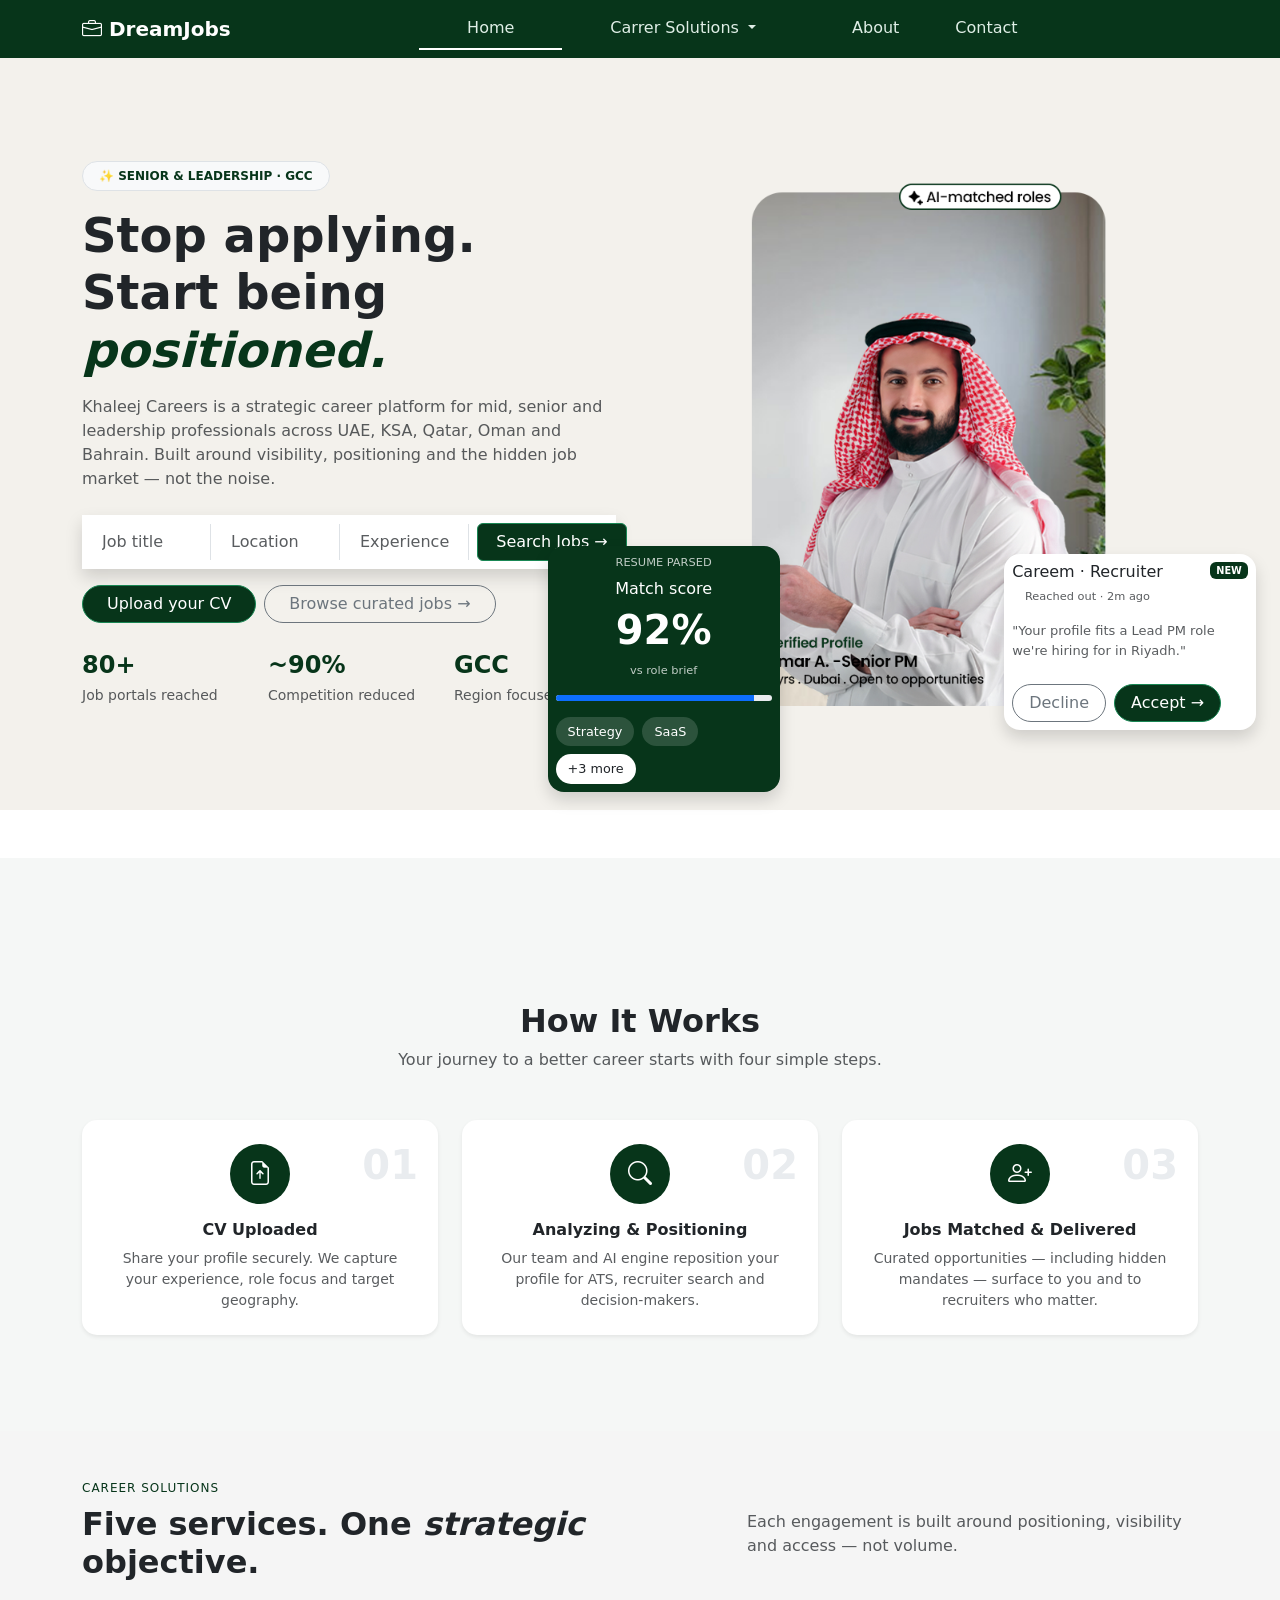
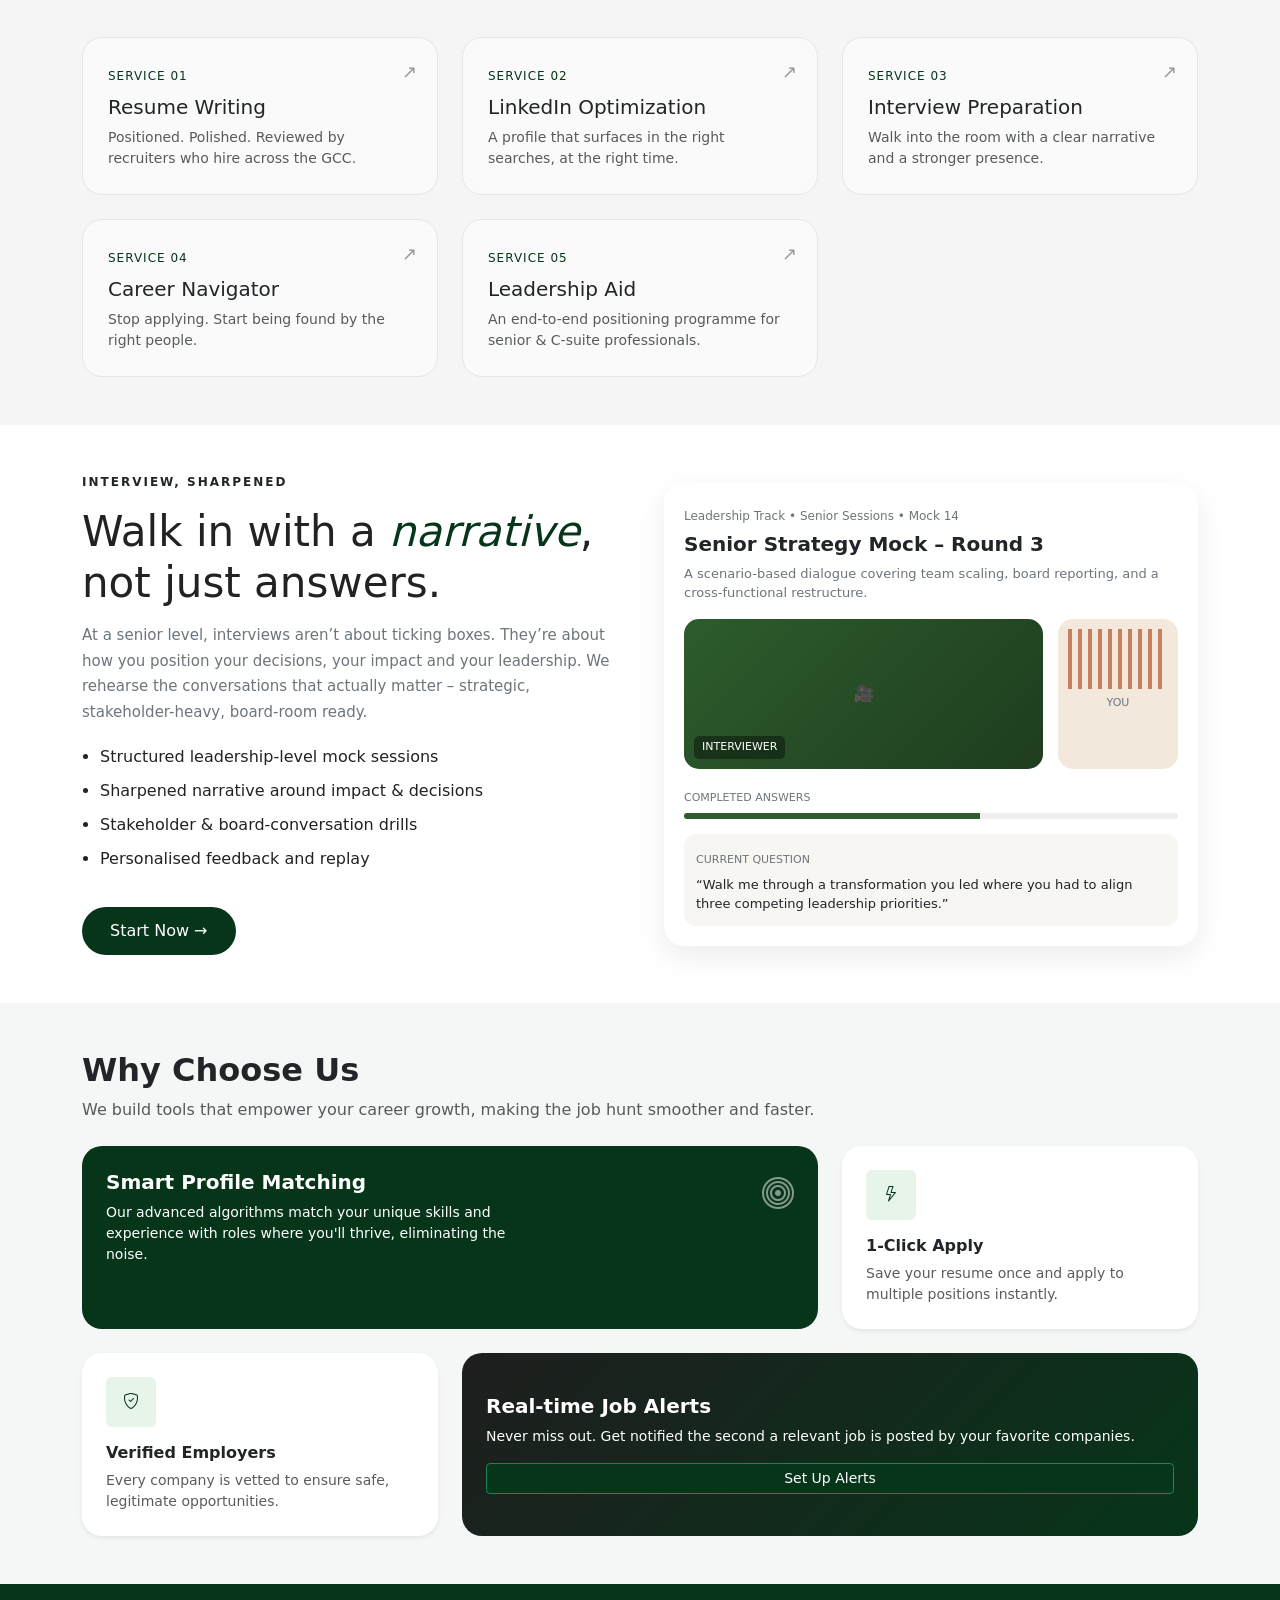
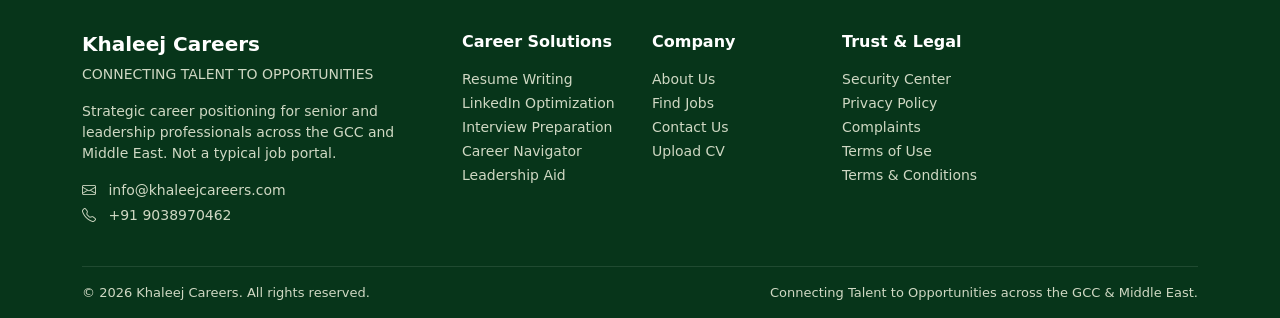
<file: index.html>
<!DOCTYPE html>
<html lang="en">

<head>
  <meta charset="UTF-8">
  <meta name="viewport" content="width=device-width, initial-scale=1.0">
  <title>DreamJobs</title>
  <link rel="stylesheet" href="./index.css">

  <!-- Bootstrap + Icons -->
  <link href="https://cdn.jsdelivr.net/npm/bootstrap@5.3.3/dist/css/bootstrap.min.css" rel="stylesheet">
  <link href="https://cdn.jsdelivr.net/npm/bootstrap-icons@1.11.3/font/bootstrap-icons.css" rel="stylesheet">
<script src="https://cdn.jsdelivr.net/npm/bootstrap@5.3.3/dist/js/bootstrap.bundle.min.js"></script>
<style>
  .text-success{
      color: #07351a !important;
    }   

  .bg-success{
    background-color: #07351a !important;
  }  
</style>
</head>

<body>

 
  <div id="navbar"></div>


  <!-- ===== HERO SECTION ===== -->
  <section class="hero-section py-5 m-0">
    <div class="container py-5">
      <div class="row align-items-center g-5">

        <!-- LEFT CONTENT -->
        <div class="col-lg-6">

          <span class="badge bg-light text-success border rounded-pill px-3 py-2 small">
            ✨ SENIOR & LEADERSHIP · GCC
          </span>

          <h1 class="fw-bold mt-3 display-5">
            Stop applying.<br>
            Start being <span class="text-success fst-italic">positioned.</span>
          </h1>

          <p class="text-muted mt-3">
            Khaleej Careers is a strategic career platform for mid, senior and leadership professionals across UAE, KSA,
            Qatar, Oman and Bahrain. Built around visibility, positioning and the hidden job market — not the noise.
          </p>

          <!-- SEARCH (FIXED INLINE) -->
          <div class="bg-white shadow d-flex align-items-center gap-2 p-2 mt-4 search-box">
            <div class="border-end">
            <input type="text" class="form-control border-0" placeholder="Job title">
            </div>
            <div class="border-end">
              <input type="text" class="form-control border-0" placeholder="Location">
            </div> 
            <div class="border-end">
              <input type="text" class="form-control border-0" placeholder="Experience">

            </div>
            <!-- <button class="btn btn-success px-1 btn-small">Search Jobs →</button> -->
            <div>
              <button style="width: 150px;" class="btn btn-success px-1">Search Jobs →</button>
            </div>
          </div>

          <!-- BUTTONS -->
          <div class="mt-3 d-flex flex-wrap gap-2">
            <button class="btn btn-success text-white rounded-pill px-4">Upload your CV</button>
            <button class="btn btn-outline-secondary rounded-pill px-4">
              Browse curated jobs →
            </button>
          </div>

          <!-- STATS -->
          <div class="row mt-4 text-center text-md-start">
            <div class="col-4">
              <div class="stat fs-4 text-success">80+</div>
              <small class="text-muted">Job portals reached</small>
            </div>
            <div class="col-4">
              <div class="stat fs-4 text-success">~90%</div>
              <small class="text-muted">Competition reduced</small>
            </div>
            <div class="col-4">
              <div class="stat fs-4 text-success">GCC</div>
              <small class="text-muted">Region focused</small>
            </div>
          </div>

        </div>

        <!-- RIGHT IMAGE -->
        <div class="col-lg-6 text-center position-relative">

          <div class="hero-img-card">

            <!-- Image -->
            <img src="./images/banner image png.png" class="img-fluid" alt="profile">



          </div>

                      <!-- Floating Card 1 -->
            <div class="floating-card card-1">
              <!-- <div class="fw-semibold">Match score</div>
              <div class="fs-5 fw-bold">92%</div>
              <small>via role brief</small> -->

              <div class="container">
                <div class="row g-4 justify-content-center">

                  <!-- Card 1 -->
                  <div class="col-12">
                    <div class="card card-green p-2 shadow border-0 rounded-4">
                      <small class="text-uppercase opacity-75">Resume Parsed</small>
                      <h6 class="mt-2">Match score</h6>

                      <h1 class="fw-bold text-white">92%</h1>
                      <small class="opacity-75">vs role brief</small>

                      <div class="progress my-3" style="height: 6px;">
                        <div class="progress-bar" style="width: 92%"></div>
                      </div>

                      <div class="d-flex flex-wrap gap-2">
                        <span class="badge-soft">Strategy</span>
                        <span class="badge-soft">SaaS</span>
                        <span class="badge-soft bg-white text-dark">+3 more</span>
                      </div>
                    </div>
                  </div>
                </div>
              </div>
            </div>

            <!-- Floating Card 2 -->
            <div class="floating-card card-2">
              <!-- <div class="fw-semibold">Career • Recruiter</div>
              <small>"Profile fits a Lead PM role"</small> -->

                                <!-- Card 2 -->

                  <div class="container">
                <div class="row g-4 justify-content-center"></div>
                  <div class="col-12">
                    <div class="card card-light p-2 shadow border-0 bg-white rounded-4">
                      <div class="d-flex justify-content-between align-items-start">
                        <div>
                          <h6 class="mb-1">Careem · Recruiter</h6>
                          <small class="text-muted">Reached out · 2m ago</small>
                        </div>
                        <span class="badge bg-success text-white">NEW</span>
                      </div>

                      <p class="mt-3 mb-4 text-muted" style="text-align: left;">
                        "Your profile fits a Lead PM role we're hiring for in Riyadh."
                      </p>

                      <div class="d-flex gap-2">
                        <button class="btn btn-outline-secondary rounded-pill px-3">Decline</button>
                        <button class="btn btn-accept px-3 btn-success rounded-pill">Accept →</button>
                      </div>
                    </div>
                  </div>

                  </div></div>
            </div>

        </div>

      </div>
    </div>
  </section>



  <!-- ===== CATEGORY SECTION ===== -->
  <section class="category-section py-5 mt-5" style="display: none;">
    <div class="container">

      <!-- HEADER -->
      <div class="d-flex justify-content-between align-items-center flex-wrap mb-4">
        <div>
          <h2 class="fw-bold">Browse by Category</h2>
          <p class="text-muted">Explore opportunities across high-growth industries.</p>
        </div>

        <button class="btn btn-outline-secondary rounded-3 mt-2 mt-md-0">
          View All Categories <i class="bi bi-arrow-right"></i>
        </button>
      </div>

      <!-- CARDS -->
      <div class="row g-4">

        <!-- CARD -->
        <div class="col-md-3 col-sm-6">
          <div class="category-card bg-white shadow-sm rounded-4 p-4 text-center h-100">
            <div class="icon-box rounded-3 d-flex align-items-center justify-content-center mx-auto mb-3">
              <i class="bi bi-laptop fs-4"></i>
            </div>
            <div class="fw-semibold">Technology</div>
            <small class="text-muted">1.2k+ open positions</small>
          </div>
        </div>

        <div class="col-md-3 col-sm-6">
          <div class="category-card bg-white shadow-sm rounded-4 p-4 text-center h-100">
            <div class="icon-box rounded-3 d-flex align-items-center justify-content-center mx-auto mb-3">
              <i class="bi bi-heart-pulse fs-4"></i>
            </div>
            <div class="fw-semibold">Healthcare</div>
            <small class="text-muted">850+ open positions</small>
          </div>
        </div>

        <div class="col-md-3 col-sm-6">
          <div class="category-card bg-white shadow-sm rounded-4 p-4 text-center h-100">
            <div class="icon-box rounded-3 d-flex align-items-center justify-content-center mx-auto mb-3">
              <i class="bi bi-graph-up fs-4"></i>
            </div>
            <div class="fw-semibold">Finance</div>
            <small class="text-muted">640+ open positions</small>
          </div>
        </div>

        <div class="col-md-3 col-sm-6">
          <div class="category-card bg-white shadow-sm rounded-4 p-4 text-center h-100">
            <div class="icon-box rounded-3 d-flex align-items-center justify-content-center mx-auto mb-3">
              <i class="bi bi-megaphone fs-4"></i>
            </div>
            <div class="fw-semibold">Marketing</div>
            <small class="text-muted">420+ open positions</small>
          </div>
        </div>

        <!-- remaining cards same as your original -->

      </div>

      <!-- CARDS -->
      <div class="row g-4 mt-3">

        <!-- CARD -->
        <div class="col-md-3 col-sm-6">
          <div class="category-card bg-white shadow-sm rounded-4 p-4 text-center h-100">
            <div class="icon-box rounded-3 d-flex align-items-center justify-content-center mx-auto mb-3">
              <i class="bi bi-laptop fs-4"></i>
            </div>
            <div class="fw-semibold">Technology</div>
            <small class="text-muted">1.2k+ open positions</small>
          </div>
        </div>

        <div class="col-md-3 col-sm-6">
          <div class="category-card bg-white shadow-sm rounded-4 p-4 text-center h-100">
            <div class="icon-box rounded-3 d-flex align-items-center justify-content-center mx-auto mb-3">
              <i class="bi bi-heart-pulse fs-4"></i>
            </div>
            <div class="fw-semibold">Healthcare</div>
            <small class="text-muted">850+ open positions</small>
          </div>
        </div>

        <div class="col-md-3 col-sm-6">
          <div class="category-card bg-white shadow-sm rounded-4 p-4 text-center h-100">
            <div class="icon-box rounded-3 d-flex align-items-center justify-content-center mx-auto mb-3">
              <i class="bi bi-graph-up fs-4"></i>
            </div>
            <div class="fw-semibold">Finance</div>
            <small class="text-muted">640+ open positions</small>
          </div>
        </div>

        <div class="col-md-3 col-sm-6">
          <div class="category-card bg-white shadow-sm rounded-4 p-4 text-center h-100">
            <div class="icon-box rounded-3 d-flex align-items-center justify-content-center mx-auto mb-3">
              <i class="bi bi-megaphone fs-4"></i>
            </div>
            <div class="fw-semibold">Marketing</div>
            <small class="text-muted">420+ open positions</small>
          </div>
        </div>

        <!-- remaining cards same as your original -->

      </div>
    </div>
  </section>

  <section class="jobs-section py-5" style="display: none;">
    <div class="container">

      <!-- Header -->
      <div class="d-flex justify-content-between align-items-center flex-wrap mb-4">
        <div>
          <h2 class="fw-bold">Featured Opportunities</h2>
          <p class="text-muted mb-0">Hand-picked positions from companies actively hiring.</p>
        </div>
        <a href="#" class="text-success text-decoration-none mt-2 mt-md-0">
          View All Jobs <i class="bi bi-arrow-right"></i>
        </a>
      </div>

      <!-- Cards -->
      <div class="row g-4">

        <!-- Card 1 -->
        <div class="col-md-6">
          <div class="job-card bg-white shadow-sm p-4 h-100">

            <div class="d-flex align-items-start mb-3">
              <div class="job-icon rounded d-flex align-items-center justify-content-center me-3">
                <i class="bi bi-building"></i>
              </div>
              <div>
                <h6 class="fw-semibold mb-0">Senior React Developer</h6>
                <small class="text-muted">TechFlow Solutions</small>
              </div>
            </div>

            <div class="d-flex justify-content-between text-muted small mb-2">
              <span><i class="bi bi-geo-alt"></i> San Francisco, CA</span>
              <span><i class="bi bi-currency-dollar"></i> $120k - $160k</span>
            </div>

            <div class="mb-3">
              <span class="tag me-2">Full-time</span>
              <span class="tag tag-outline">Senior</span>
            </div>

            <p class="text-muted small">
              Join our team to build cutting-edge web applications using React and modern JavaScript frameworks.
            </p>

            <hr>

            <div class="d-flex justify-content-between align-items-center">
              <a href="#" class="text-success text-decoration-none">View Details</a>
              <i class="bi bi-arrow-right text-success"></i>
            </div>

          </div>
        </div>

        <!-- Card 2 -->
        <div class="col-md-6">
          <div class="job-card bg-white shadow-sm p-4 h-100">

            <div class="d-flex align-items-start mb-3">
              <div class="job-icon rounded d-flex align-items-center justify-content-center me-3">
                <i class="bi bi-building"></i>
              </div>
              <div>
                <h6 class="fw-semibold mb-0">Product Manager</h6>
                <small class="text-muted">Meridian Labs</small>
              </div>
            </div>

            <div class="d-flex justify-content-between text-muted small mb-2">
              <span><i class="bi bi-geo-alt"></i> Remote</span>
              <span><i class="bi bi-currency-dollar"></i> $95k - $135k</span>
            </div>

            <div class="mb-3">
              <span class="tag me-2">Full-time</span>
              <span class="tag tag-outline">Mid</span>
            </div>

            <p class="text-muted small">
              Lead product strategy and development for our innovative SaaS platform.
            </p>

            <hr>

            <div class="d-flex justify-content-between align-items-center">
              <a href="#" class="text-success text-decoration-none">View Details</a>
              <i class="bi bi-arrow-right text-success"></i>
            </div>

          </div>
        </div>

        <!-- Card 3 -->
        <div class="col-md-6">
          <div class="job-card bg-white shadow-sm p-4 h-100">

            <div class="d-flex align-items-start mb-3">
              <div class="job-icon rounded d-flex align-items-center justify-content-center me-3">
                <i class="bi bi-building"></i>
              </div>
              <div>
                <h6 class="fw-semibold mb-0">UX Designer</h6>
                <small class="text-muted">Coastal Digital</small>
              </div>
            </div>

            <div class="d-flex justify-content-between text-muted small mb-2">
              <span><i class="bi bi-geo-alt"></i> New York, NY</span>
              <span><i class="bi bi-currency-dollar"></i> $87k - $124k</span>
            </div>

            <div class="mb-3">
              <span class="tag me-2">Full-time</span>
              <span class="tag tag-outline">Mid</span>
            </div>

            <p class="text-muted small">
              Create beautiful, user-centered designs for web and mobile applications.
            </p>

            <hr>

            <div class="d-flex justify-content-between align-items-center">
              <a href="#" class="text-success text-decoration-none">View Details</a>
              <i class="bi bi-arrow-right text-success"></i>
            </div>

          </div>
        </div>

        <!-- Card 4 -->
        <div class="col-md-6">
          <div class="job-card bg-white shadow-sm p-4 h-100">

            <div class="d-flex align-items-start mb-3">
              <div class="job-icon rounded d-flex align-items-center justify-content-center me-3">
                <i class="bi bi-building"></i>
              </div>
              <div>
                <h6 class="fw-semibold mb-0 text-success">DevOps Engineer</h6>
                <small class="text-muted">CloudScale Inc</small>
              </div>
            </div>

            <div class="d-flex justify-content-between text-muted small mb-2">
              <span><i class="bi bi-geo-alt"></i> Austin, TX</span>
              <span><i class="bi bi-currency-dollar"></i> $105k - $145k</span>
            </div>

            <div class="mb-3">
              <span class="tag me-2">Full-time</span>
              <span class="tag tag-outline">Senior</span>
            </div>

            <p class="text-muted small">
              Build and maintain scalable cloud infrastructure for high-traffic applications.
            </p>

            <hr>

            <div class="d-flex justify-content-between align-items-center">
              <a href="#" class="text-success text-decoration-none">View Details</a>
              <i class="bi bi-arrow-right text-success"></i>
            </div>

          </div>
        </div>

      </div>
    </div>
  </section>

  <section class="how-section py-5 text-center mt-5">
    <div class="container py-5 mt-5">

      <!-- Header -->
      <h2 class="fw-bold mb-2">How It Works</h2>
      <p class="text-muted mb-5">
        Your journey to a better career starts with four simple steps.
      </p>

      <!-- Steps -->
      <div class="row g-4">

        <!-- Step 1 -->
        <div class="col-md-4 col-sm-6">
          <div class="step-card bg-white shadow-sm p-4 position-relative h-100">
            <div class="step-number">01</div>
            <div class="step-icon rounded-circle d-flex align-items-center justify-content-center mx-auto mb-3">
              <i class="bi bi-file-earmark-arrow-up fs-4"></i>

            </div>
            <h6 class="fw-semibold">CV Uploaded</h6>
            <p class="text-muted small mb-0">
             Share your profile securely. We capture your experience, role focus and target geography.
            </p>
          </div>
        </div>

        <!-- Step 2 -->
        <div class="col-md-4 col-sm-6">
          <div class="step-card bg-white shadow-sm p-4 position-relative h-100">
            <div class="step-number">02</div>
            <div class="step-icon rounded-circle d-flex align-items-center justify-content-center mx-auto mb-3">
              <i class="bi bi-search fs-4"></i>
             
            </div>
            <h6 class="fw-semibold">Analyzing & Positioning</h6>
            <p class="text-muted small mb-0">
              Our team and AI engine reposition your profile for ATS, recruiter search and decision-makers.
            </p>
          </div>
        </div>

        <!-- Step 3 -->
        <div class="col-md-4 col-sm-6">
          <div class="step-card bg-white shadow-sm p-4 position-relative h-100">
            <div class="step-number">03</div>
            <div class="step-icon rounded-circle d-flex align-items-center justify-content-center mx-auto mb-3">
              <i class="bi bi-person-plus fs-4"></i>

            </div>
            <h6 class="fw-semibold">Jobs Matched & Delivered</h6>
            <p class="text-muted small mb-0">
           Curated opportunities — including hidden mandates — surface to you and to recruiters who matter.
            </p>
          </div>
        </div>

        <!-- Step 4 -->
        <!-- <div class="col-md-3 col-sm-6">
          <div class="step-card bg-white shadow-sm p-4 position-relative h-100">
            <div class="step-number">04</div>
            <div class="step-icon rounded-circle d-flex align-items-center justify-content-center mx-auto mb-3">
              <i class="bi bi-send fs-4"></i>
            </div>
            <h6 class="fw-semibold">Apply Easily</h6>
            <p class="text-muted small mb-0">
              Send your application to companies with a single click.
            </p>
          </div>
        </div> -->

      </div>
    </div>
  </section>




  <!-- ===== SERVICES ===== -->
  <section class="services-section py-5">
    <div class="container">

      <!-- Header -->
      <div class="row align-items-center mb-5">
        <div class="col-lg-7">
          <small class="service-tag text-success d-block mb-2">CAREER SOLUTIONS</small>
          <h2 class="fw-bold">
            Five services. One <em>strategic</em> objective.
          </h2>
        </div>
        <div class="col-lg-5 text-muted">
          Each engagement is built around positioning, visibility and access — not volume.
        </div>
      </div>

      <!-- Cards -->
      <div class="row g-4">

        <!-- Card 1 -->
        <div class="col-md-6 col-lg-4">
          <div class="service-card position-relative">
            <div class="arrow">↗</div>
            <small class="service-tag text-success">SERVICE 01</small>
            <h5 class="mt-2">Resume Writing</h5>
            <p class="text-muted small mb-0">
              Positioned. Polished. Reviewed by recruiters who hire across the GCC.
            </p>
          </div>
        </div>

        <!-- Card 2 -->
        <div class="col-md-6 col-lg-4">
          <div class="service-card position-relative">
            <div class="arrow">↗</div>
            <small class="service-tag text-success">SERVICE 02</small>
            <h5 class="mt-2">LinkedIn Optimization</h5>
            <p class="text-muted small mb-0">
              A profile that surfaces in the right searches, at the right time.
            </p>
          </div>
        </div>

        <!-- Card 3 -->
        <div class="col-md-6 col-lg-4">
          <div class="service-card position-relative">
            <div class="arrow">↗</div>
            <small class="service-tag text-success">SERVICE 03</small>
            <h5 class="mt-2">Interview Preparation</h5>
            <p class="text-muted small mb-0">
              Walk into the room with a clear narrative and a stronger presence.
            </p>
          </div>
        </div>

        <!-- Card 4 -->
        <div class="col-md-6 col-lg-4">
          <div class="service-card position-relative">
            <div class="arrow">↗</div>
            <small class="service-tag text-success">SERVICE 04</small>
            <h5 class="mt-2">Career Navigator</h5>
            <p class="text-muted small mb-0">
              Stop applying. Start being found by the right people.
            </p>
          </div>
        </div>

        <!-- Card 5 -->
        <div class="col-md-6 col-lg-4">
          <div class="service-card position-relative">
            <div class="arrow">↗</div>
            <small class="service-tag text-success">SERVICE 05</small>
            <h5 class="mt-2">Leadership Aid</h5>
            <p class="text-muted small mb-0">
              An end-to-end positioning programme for senior & C-suite professionals.
            </p>
          </div>
        </div>

      </div>

    </div>
  </section>


    <section class="hero-section py-5 bg-white">
    <div class="container">
      <div class="row align-items-center g-5">

        <!-- LEFT CONTENT -->
        <div class="col-lg-6">
          <p class="eyebrow">INTERVIEW, SHARPENED</p>

          <h1 class="hero-title">
            Walk in with a <span>narrative</span>, not just answers.
          </h1>

          <p class="hero-desc">
            At a senior level, interviews aren’t about ticking boxes. They’re about how you
            position your decisions, your impact and your leadership. We rehearse the conversations
            that actually matter – strategic, stakeholder-heavy, board-room ready.
          </p>

          <ul class="feature-list">
            <li>Structured leadership-level mock sessions</li>
            <li>Sharpened narrative around impact & decisions</li>
            <li>Stakeholder & board-conversation drills</li>
            <li>Personalised feedback and replay</li>
          </ul>

          <button class="btn btn-primary custom-btn">
            Start Now →
          </button>
        </div>

        <!-- RIGHT CARD -->
        <div class="col-lg-6">
          <div class="mock-card">

            <div class="card-header-text">
              <small>Leadership Track • Senior Sessions • Mock 14</small>
              <h5>Senior Strategy Mock – Round 3</h5>
              <p>A scenario-based dialogue covering team scaling, board reporting, and a cross-functional restructure.</p>
            </div>

            <div class="video-row">
              <div class="video-box bg-dark">
                <span>🎥</span>
                <div class="tag text-white">INTERVIEWER</div>
              </div>

              <div class="chart-box">
                <div class="bars"></div>
                <span>YOU</span>
              </div>
            </div>

            <div class="progress-wrapper">
              <small>COMPLETED ANSWERS</small>
              <div class="progress">
                <div class="progress-bar" style="width: 60%"></div>
              </div>
            </div>

            <div class="question-box">
              <small>CURRENT QUESTION</small>
              <p>
                “Walk me through a transformation you led where you had to align
                three competing leadership priorities.”
              </p>
            </div>

          </div>
        </div>

      </div>
    </div>
  </section>

 <section class="why-section py-5">
    <div class="container">

      <!-- Header -->
      <div class="mb-4">
        <h2 class="fw-bold">Why Choose Us</h2>
        <p class="text-muted mb-0">
          We build tools that empower your career growth, making the job hunt smoother and faster.
        </p>
      </div>

      <!-- Grid -->
      <div class="row g-4">

        <!-- Left Big Card -->
        <div class="col-lg-8">
          <div class="card-custom bg-green p-4 h-100 position-relative">
            <h5 class="fw-semibold">Smart Profile Matching</h5>
            <p class="small mb-0" style="max-width:400px;">
              Our advanced algorithms match your unique skills and experience with roles where you'll thrive,
              eliminating the noise.
            </p>
            <i class="bi bi-bullseye position-absolute top-0 end-0 m-4 fs-2 opacity-50"></i>
          </div>
        </div>

        <!-- Right Small Card -->
        <div class="col-lg-4">
          <div class="card-custom bg-white shadow-sm p-4 h-100">
            <div class="icon-box rounded d-flex align-items-center justify-content-center mb-3">
              <i class="bi bi-lightning"></i>
            </div>
            <h6 class="fw-semibold">1-Click Apply</h6>
            <p class="text-muted small mb-0">
              Save your resume once and apply to multiple positions instantly.
            </p>
          </div>
        </div>

        <!-- Bottom Left Card -->
        <div class="col-lg-4">
          <div class="card-custom bg-white shadow-sm p-4 h-100">
            <div class="icon-box rounded d-flex align-items-center justify-content-center mb-3">
              <i class="bi bi-shield-check"></i>
            </div>
            <h6 class="fw-semibold">Verified Employers</h6>
            <p class="text-muted small mb-0">
              Every company is vetted to ensure safe, legitimate opportunities.
            </p>
          </div>
        </div>

        <!-- Bottom Right Big Card -->
        <div class="col-lg-8">
          <div class="card-custom bg-dark-gradient p-4 h-100 d-flex flex-column justify-content-center">
            <h5 class="fw-semibold">Real-time Job Alerts</h5>
            <p class="small">
              Never miss out. Get notified the second a relevant job is posted by your favorite companies.
            </p>
            <button class="btn btn-success btn-sm w-auto">Set Up Alerts</button>
          </div>
        </div>

      </div>
    </div>
  </section>


  
<div id="footer"></div>
<script>
  // Load Footer
  fetch("/includes/footer.html")
    .then(res => res.text())
    .then(data => {
      document.getElementById("footer").innerHTML = data;
    });

  // Load Navbar + Apply Active Class
  fetch("/includes/header.html")
    .then(res => res.text())
    .then(data => {
      document.getElementById("navbar").innerHTML = data;

      // 👉 NOW navbar exists
      const path = window.location.pathname;
      console.log(path)
      if (path === "/" || path.includes("index")) {
        document.getElementById("index")?.classList.add("active");
      } else if (path.includes("about")) {
        document.getElementById("about")?.classList.add("active");
      } else if (path.includes("contact")) {
        document.getElementById("contact")?.classList.add("active");
      } else {
        document.getElementById("cr")?.classList.add("active");
      }
    });
</script>
</body>

</html>
</file>
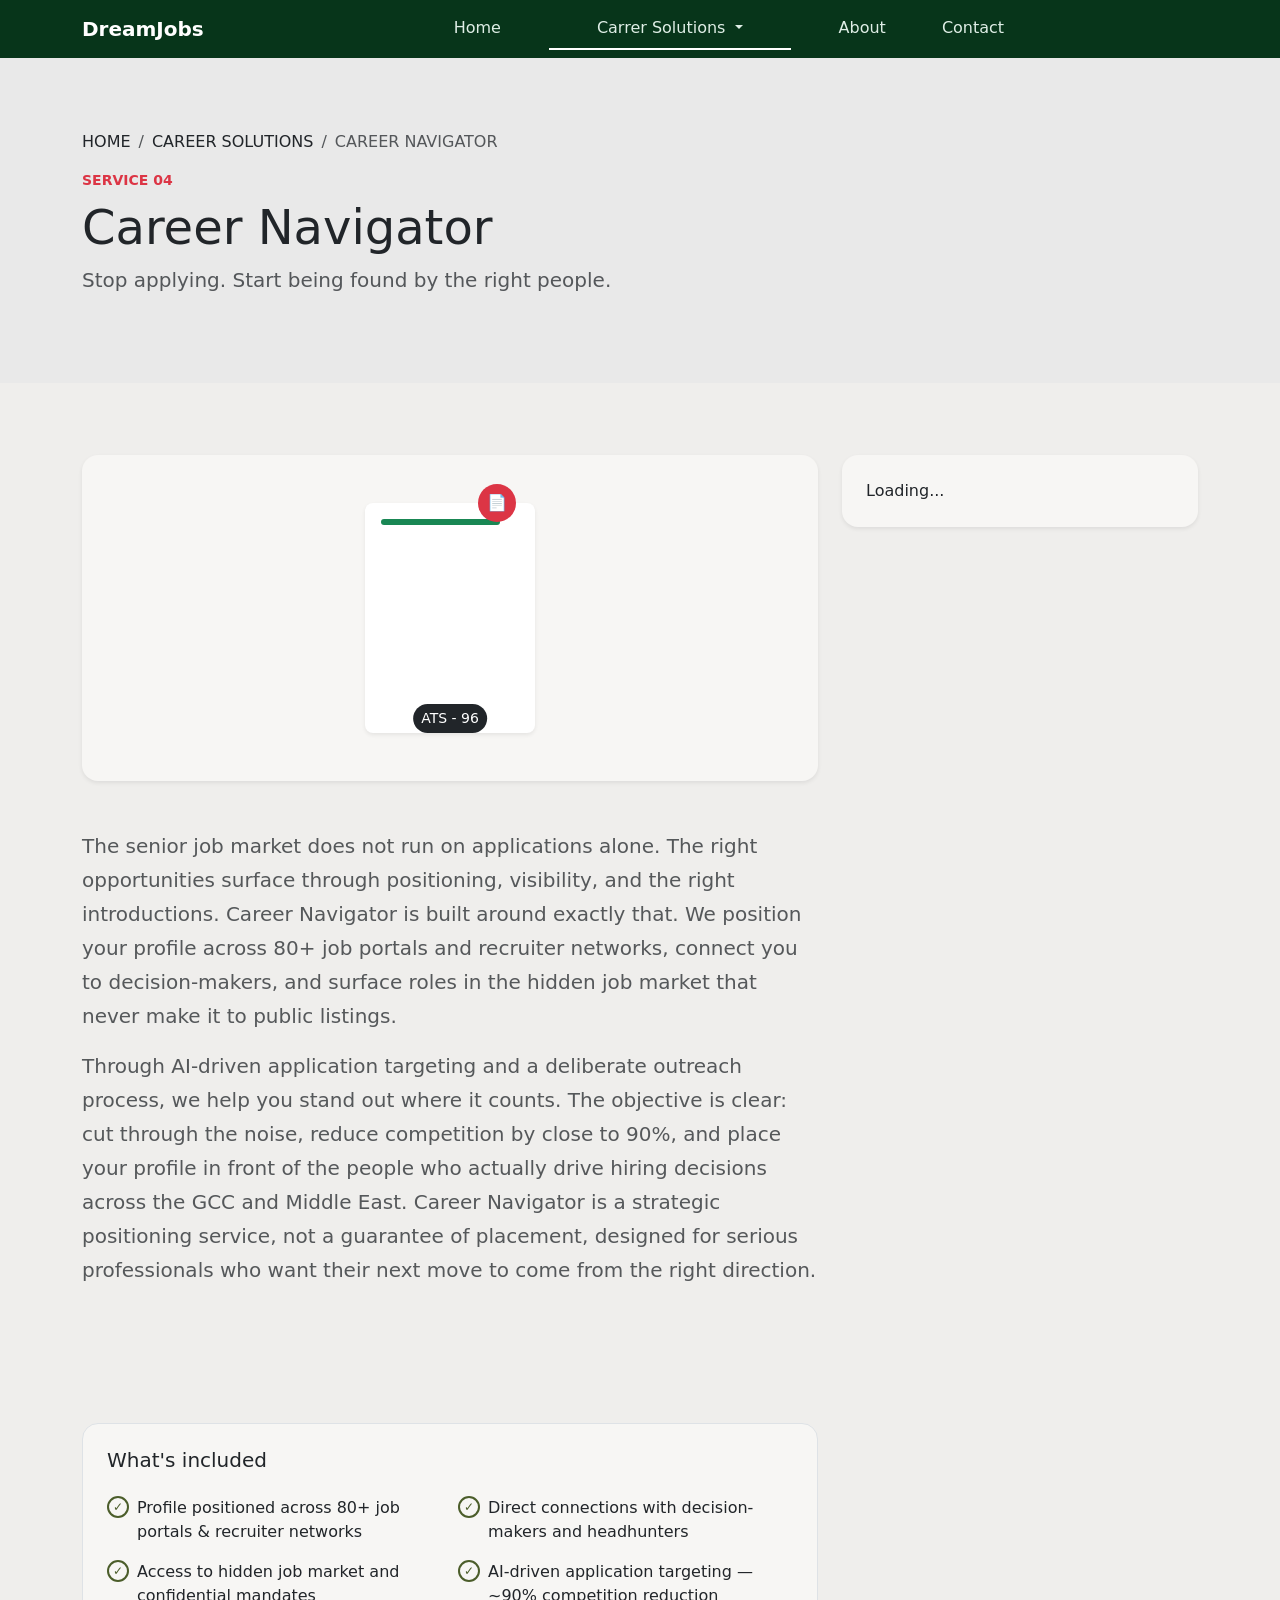
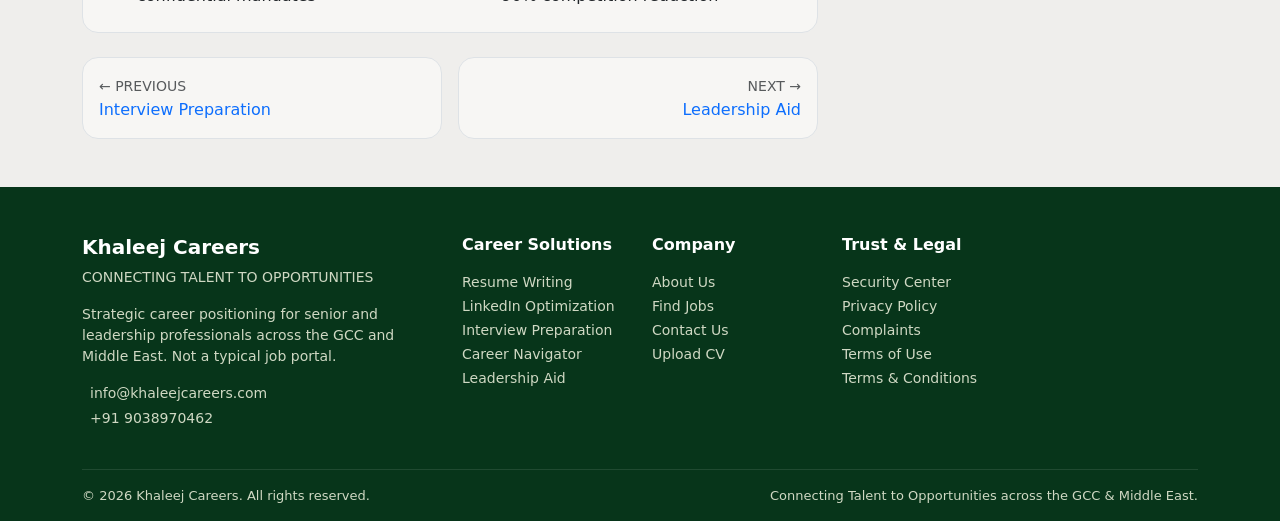
<file: career-navigator.html>
<!DOCTYPE html>
<html lang="en">

<head>
    <meta charset="UTF-8">
    <meta name="viewport" content="width=device-width, initial-scale=1">

    <title>Career Navigator</title>

    <link rel="stylesheet" href="./about-us.css">

    <link href="https://cdn.jsdelivr.net/npm/bootstrap@5.3.3/dist/css/bootstrap.min.css" rel="stylesheet">
<script src="https://cdn.jsdelivr.net/npm/bootstrap@5.3.3/dist/js/bootstrap.bundle.min.js"></script>
    <style>
        .bg-light-custom {
            background: #efeeec;
        }

        .bg-soft {
            background: #f7f6f4;
        }

        .hero {
            background: #e9e9e9;
        }

        .check {
            width: 22px;
            height: 22px;
            border-radius: 50%;
            border: 2px solid #4b5d2a;
            font-size: 12px;
            display: flex;
            align-items: center;
            justify-content: center;
            color: #4b5d2a;
            flex-shrink: 0;
        }
    </style>
</head>

<body>
      <!-- ===== NAVBAR ===== -->
    <div id="navbar"></div>  

    <!-- HERO -->
    <section class="hero py-5">
        <div class="container py-lg-4">

            <nav>
                <ol class="breadcrumb small text-uppercase">
                    <li class="breadcrumb-item">Home</li>
                    <li class="breadcrumb-item">Career Solutions</li>
                    <li class="breadcrumb-item active">Career Navigator</li>
                </ol>
            </nav>

            <div class="text-uppercase small fw-semibold text-danger mb-2">Service 04</div>

            <h1 class="display-5 fw-medium">Career Navigator</h1>

            <p class="text-muted fs-5">
              Stop applying. Start being found by the right people.
            </p>

        </div>
    </section>


    <!-- RESUME SECTION -->
    <section class="bg-light-custom py-5">
        <div class="container py-lg-4">

            <div class="row g-4">

                <!-- LEFT -->
                <div class="col-lg-8">
                    <div class="bg-soft p-5 rounded-4 text-center shadow-sm position-relative">

                        <div class="bg-white rounded-3 shadow-sm mx-auto position-relative"
                            style="width:170px;height:230px;">

                            <div class="position-absolute top-0 start-0 m-3 bg-success rounded-pill"
                                style="height:6px;width:70%;"></div>

                            <div class="position-absolute top-0 end-0 translate-middle bg-danger text-white rounded-circle d-flex align-items-center justify-content-center"
                                style="width:38px;height:38px;">
                                📄
                            </div>

                            <div
                                class="position-absolute bottom-0 start-50 translate-middle-x mb-n2 bg-dark text-white small px-2 py-1 rounded-pill">
                                ATS - 96
                            </div>

                        </div>

                    </div>
                </div>

                <!-- RIGHT -->
                <div class="col-lg-4">
                    <div class="bg-soft p-4 rounded-4 shadow-sm">Loading...</div>
                </div>

            </div>

            <!-- TEXT -->
            <div class="row mt-5">
                <div class="col-lg-8 text-muted fs-5" style="line-height:1.7;">
                    <p>
                       The senior job market does not run on applications alone. The right opportunities surface through positioning, visibility, and the right introductions. Career Navigator is built around exactly that. We position your profile across 80+ job portals and recruiter networks, connect you to decision-makers, and surface roles in the hidden job market that never make it to public listings.
                    </p>
                    <p>
                        Through AI-driven application targeting and a deliberate outreach process, we help you stand out where it counts. The objective is clear: cut through the noise, reduce competition by close to 90%, and place your profile in front of the people who actually drive hiring decisions across the GCC and Middle East. Career Navigator is a strategic positioning service, not a guarantee of placement, designed for serious professionals who want their next move to come from the right direction.
                    </p>
                </div>
            </div>

        </div>
    </section>


    <!-- INCLUDED SECTION -->
    <section class="bg-light-custom py-5">
        <div class="container">

            <div class="row">
                <div class="col-lg-8">

                    <!-- CARD -->
                    <div class="bg-soft p-4 rounded-4 border mb-4">
                        <h5 class="mb-4">What's included</h5>

                        <div class="row g-3">
                            <div class="col-md-6 d-flex gap-2">
                                <span class="check">✓</span>
                                <span>Profile positioned across 80+ job portals & recruiter networks</span>
                            </div>

                            <div class="col-md-6 d-flex gap-2">
                                <span class="check">✓</span>
                                <span>Direct connections with decision-makers and headhunters</span>
                            </div>

                            <div class="col-md-6 d-flex gap-2">
                                <span class="check">✓</span>
                                <span>Access to hidden job market and confidential mandates</span>
                            </div>

                            <div class="col-md-6 d-flex gap-2">
                                <span class="check">✓</span>
                                <span>AI-driven application targeting — ~90% competition reduction</span>
                            </div>
                        </div>
                    </div>

                    <!-- NAV -->
                    <div class="row g-3">
                        <div class="col-md-6">
                            <a href="previous-page.html" class="text-decoration-none d-block">
                                <div class="bg-soft p-3 rounded-4 border h-100">
                                    <small class="text-muted text-uppercase">← Previous</small>
                                    <div>Interview Preparation</div>
                                </div>
                            </a>
                        </div>

                        <div class="col-md-6 text-md-end">
                            <a href="next-page.html" class="text-decoration-none d-block">
                                <div class="bg-soft p-3 rounded-4 border h-100">
                                    <small class="text-muted text-uppercase">Next →</small>
                                    <div>Leadership Aid</div>
                                </div>
                            </a>
                        </div>
                    </div>

                </div>
            </div>

        </div>
    </section>

  <div id="footer"></div>
<script>
  // Load Footer
  fetch("/includes/footer.html")
    .then(res => res.text())
    .then(data => {
      document.getElementById("footer").innerHTML = data;
    });

  // Load Navbar + Apply Active Class
  fetch("/includes/header.html")
    .then(res => res.text())
    .then(data => {
      document.getElementById("navbar").innerHTML = data;

      // 👉 NOW navbar exists
      const path = window.location.pathname;
      console.log(path)
      if (path === "/" || path.includes("index")) {
        document.getElementById("index")?.classList.add("active");
      } else if (path.includes("about")) {
        document.getElementById("about")?.classList.add("active");
      } else if (path.includes("contact")) {
        document.getElementById("contact")?.classList.add("active");
      } else {
        document.getElementById("cr")?.classList.add("active");
      }
    });
</script>
</body>

</html>
</file>
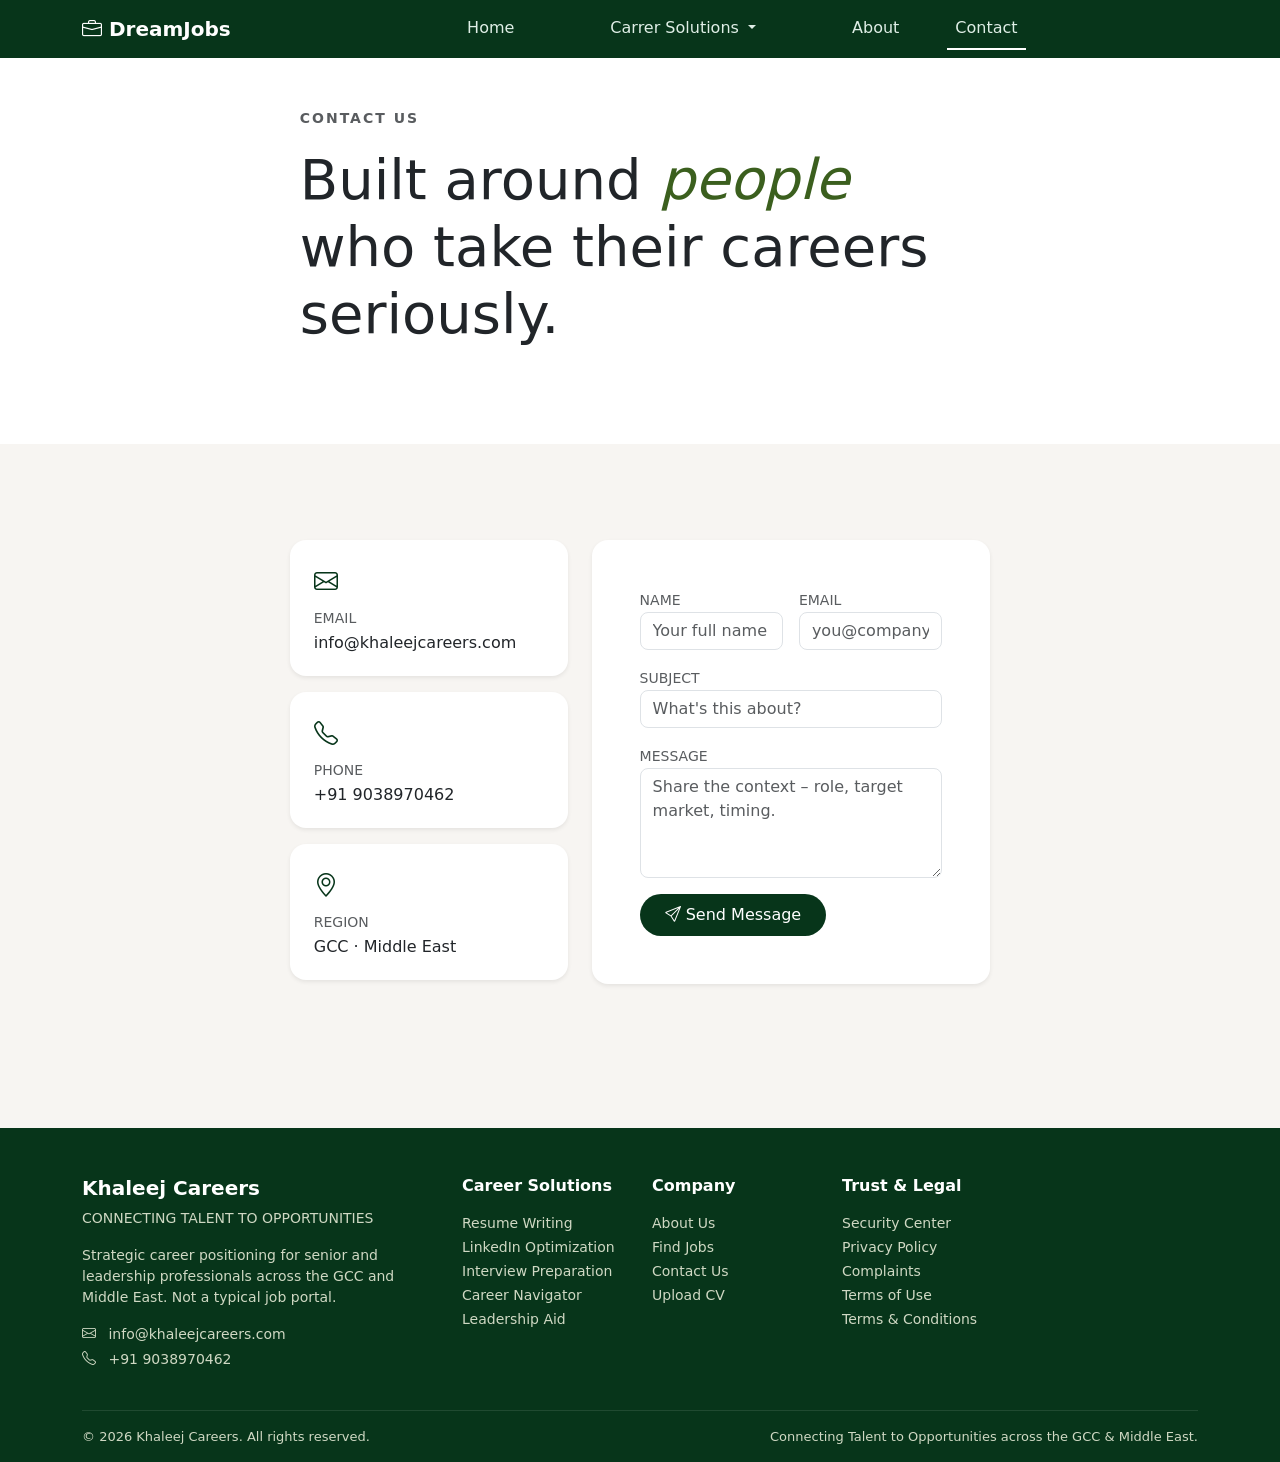
<file: contactus.html>
<!DOCTYPE html>
<html lang="en">

<head>
  <meta charset="UTF-8">
  <meta name="viewport" content="width=device-width, initial-scale=1.0">
  <title>Contact Us</title>
  <link rel="stylesheet" href="./about-us.css">

  <!-- Bootstrap + Icons -->
  <link href="https://cdn.jsdelivr.net/npm/bootstrap@5.3.3/dist/css/bootstrap.min.css" rel="stylesheet">
  <link href="https://cdn.jsdelivr.net/npm/bootstrap-icons@1.11.3/font/bootstrap-icons.css" rel="stylesheet">
<script src="https://cdn.jsdelivr.net/npm/bootstrap@5.3.3/dist/js/bootstrap.bundle.min.js"></script>
  <style>
    .text-success {
      color: #07351a !important;
    }

    .bg-success {
      background-color: #07351a !important;
    }
  </style>
</head>

<body>
  <!-- ===== NAVBAR ===== -->
  <div id="navbar"></div>

  <section>

    <div class="row py-5">
      <div class="container col-lg-8 col-10">

        <div class="row col-lg-10 mx-auto">
          <!-- Top Label -->
          <div class="mb-3">
            <small class="text-uppercase fw-semibold letter-spacing text-muted">Contact Us</small>
          </div>

          <!-- Heading -->
          <h1 class="display-4 fw-normal mb-5">
            Built around <span class="text-success fst-italic">people</span> who take
            their careers seriously.
          </h1>

        </div>


      </div>
    </div>

    <div class="row about-section py-5">
      <div class="container col-lg-8 col-10 py-5">
        <!-- Image -->



        <div class="row justify-content-center mb-5">
          <div class="col-lg-10">
            <div class="row g-4">

              <!-- LEFT INFO -->
              <div class="col-md-5">
                <div class="p-4 rounded-4 shadow-sm bg-white mb-3">
                  <i class="bi bi-envelope fs-4 text-success"></i>
                  <p class="text-muted small mt-2 mb-1">EMAIL</p>
                  <h6 class="mb-0">info@khaleejcareers.com</h6>
                </div>

                <div class="p-4 rounded-4 shadow-sm bg-white mb-3">
                  <i class="bi bi-telephone fs-4 text-success"></i>
                  <p class="text-muted small mt-2 mb-1">PHONE</p>
                  <h6 class="mb-0">+91 9038970462</h6>
                </div>

                <div class="p-4 rounded-4 shadow-sm bg-white">
                  <i class="bi bi-geo-alt fs-4 text-success"></i>
                  <p class="text-muted small mt-2 mb-1">REGION</p>
                  <h6 class="mb-0">GCC · Middle East</h6>
                </div>
              </div>

              <!-- RIGHT FORM -->
              <div class="col-md-7">
                <div class="p-4 p-md-5 rounded-4 shadow-sm bg-white">

                  <form>
                    <div class="row g-3">

                      <div class="col-md-6">
                        <label class="small text-muted">NAME</label>
                        <input type="text" class="form-control rounded-3" placeholder="Your full name">
                      </div>

                      <div class="col-md-6">
                        <label class="small text-muted">EMAIL</label>
                        <input type="email" class="form-control rounded-3" placeholder="you@company.com">
                      </div>

                      <div class="col-12">
                        <label class="small text-muted">SUBJECT</label>
                        <input type="text" class="form-control rounded-3" placeholder="What's this about?">
                      </div>

                      <div class="col-12">
                        <label class="small text-muted">MESSAGE</label>
                        <textarea class="form-control rounded-3" rows="4"
                          placeholder="Share the context – role, target market, timing."></textarea>
                      </div>

                      <div class="col-12 mt-3">
                        <button class="btn bg-success text-white px-4 py-2 rounded-pill">
                          <i class="bi bi-send"></i> Send Message
                        </button>
                      </div>

                    </div>
                  </form>

                </div>
              </div>

            </div>
          </div>
        </div>

      </div>
    </div>


  </section>

<div id="footer"></div>
<script>
  // Load Footer
  fetch("/includes/footer.html")
    .then(res => res.text())
    .then(data => {
      document.getElementById("footer").innerHTML = data;
    });

  // Load Navbar + Apply Active Class
  fetch("/includes/header.html")
    .then(res => res.text())
    .then(data => {
      document.getElementById("navbar").innerHTML = data;

      // 👉 NOW navbar exists
      const path = window.location.pathname;
      console.log(path)
      if (path === "/" || path.includes("index")) {
        document.getElementById("index")?.classList.add("active");
      } else if (path.includes("about")) {
        document.getElementById("about")?.classList.add("active");
      } else if (path.includes("contact")) {
        document.getElementById("contact")?.classList.add("active");
      } else {
        document.getElementById("cr")?.classList.add("active");
      }
    });
</script>

</body>

</html>
</file>
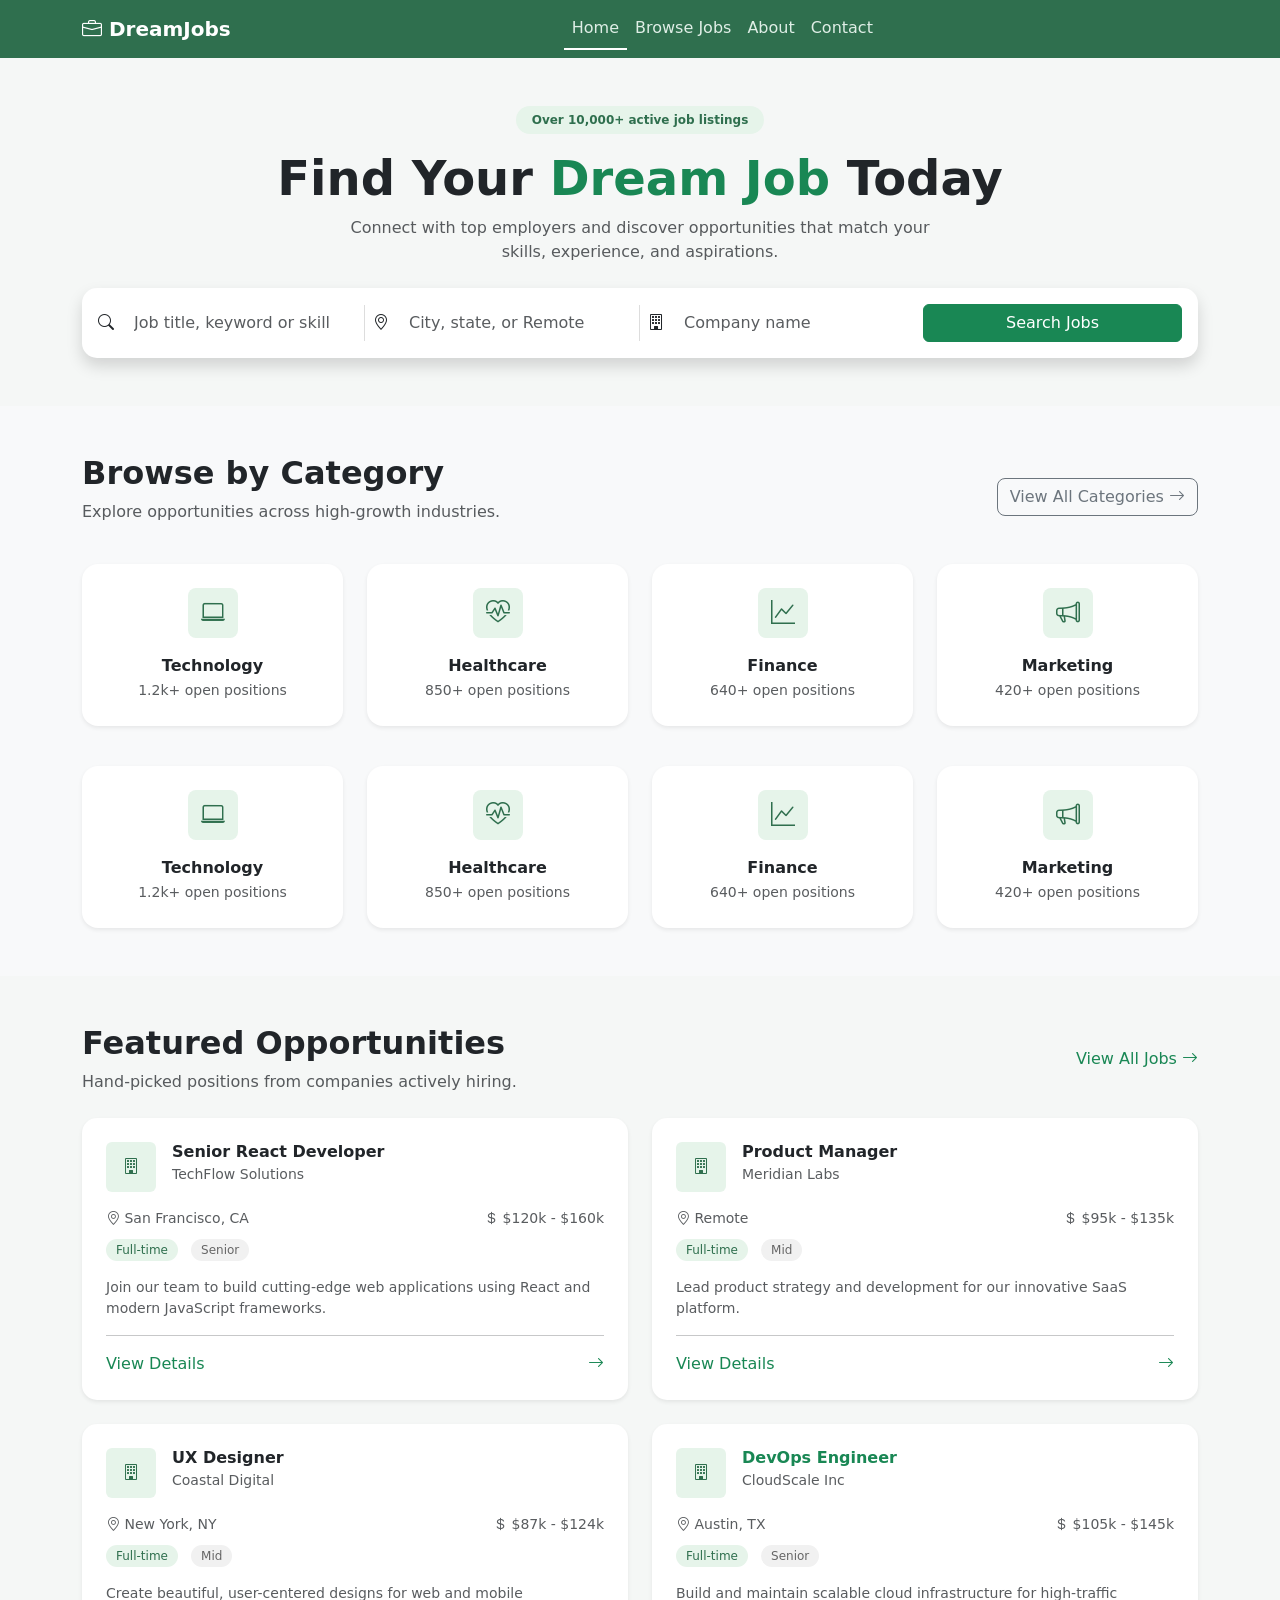
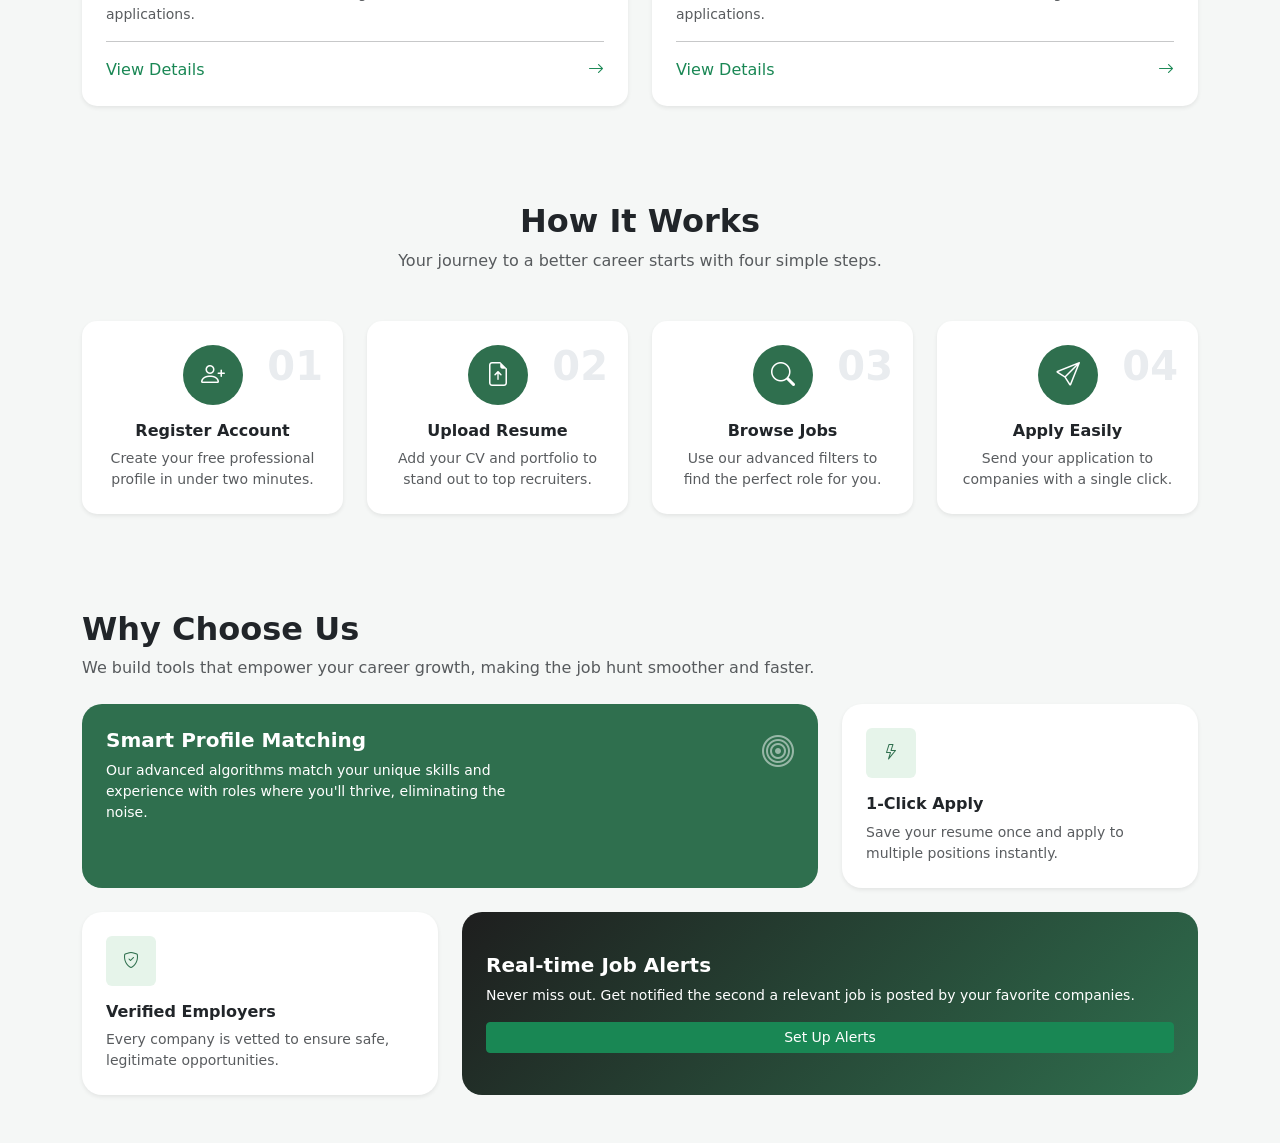
<file: header.html>
<!DOCTYPE html>
<html lang="en">
<head>
<meta charset="UTF-8">
<meta name="viewport" content="width=device-width, initial-scale=1.0">
<title>DreamJobs</title>

<!-- Bootstrap + Icons -->
<link href="https://cdn.jsdelivr.net/npm/bootstrap@5.3.3/dist/css/bootstrap.min.css" rel="stylesheet">
<link href="https://cdn.jsdelivr.net/npm/bootstrap-icons@1.11.3/font/bootstrap-icons.css" rel="stylesheet">

<style>
/* ===== GLOBAL ===== */
body { font-family: system-ui, -apple-system, sans-serif; }

/* ===== NAVBAR ===== */
.navbar-custom { background:#2f6f4e; }
.navbar-custom .nav-link { color:#dfeee6 !important; }
.navbar-custom .nav-link.active { border-bottom:2px solid #fff; }

/* ===== HERO ===== */
.hero-section { background:#f5f7f6; }
.badge-custom { background:#e6f4ea; color:#2f6f4e; }

/* ===== SEARCH BOX ===== */
.search-box { border-radius:15px; }
.search-group { border-right:1px solid #ddd; }

/* ===== CATEGORY ===== */
.category-section { background:#f8f9fa; }
.category-card { transition:.3s; }
.category-card:hover { transform:translateY(-5px); }

.icon-box {
  width:60px; height:60px;
  background:#e6f4ea; color:#2f6f4e;
}

/* ===== RESPONSIVE ===== */
@media (max-width:768px){
  .search-group {
    border-right:none;
    border-bottom:1px solid #ddd;
    padding-bottom:10px;
  }
}

/* Section */
    .jobs-section { background:#f5f7f6; }

    /* Card */
    .job-card {
      border-radius:15px;
      transition:.3s;
    }
    .job-card:hover {
      transform:translateY(-5px);
      box-shadow:0 10px 25px rgba(0,0,0,0.1);
    }

    /* Icon */
    .job-icon {
      width:50px;
      height:50px;
      background:#e6f4ea;
      color:#2f6f4e;
    }

    /* Tags */
    .tag {
      font-size:12px;
      padding:4px 10px;
      border-radius:20px;
      background:#e6f4ea;
      color:#2f6f4e;
    }
    .tag-outline {
      background:#f1f1f1;
      color:#666;
    }

      /* Minimal CSS */
    .how-section { background:#f5f7f6; }
    .step-card { transition:.3s; border-radius:15px; }
    .step-card:hover { transform:translateY(-5px); }

    .step-icon {
      width:60px; height:60px;
      background:#2f6f4e; color:#fff;
    }

    .step-number {
      position:absolute;
      top:15px; right:20px;
      font-size:40px;
      color:#e9ecef;
      font-weight:700;
    }


      .why-section { background:#f5f7f6; }

    .card-custom {
      border-radius:20px;
      transition:.3s;
    }
    .card-custom:hover { transform:translateY(-5px); }

    .bg-green { background:#2f6f4e; color:#fff; }
    .bg-dark-gradient {
      background:linear-gradient(135deg,#1e1e1e,#2f6f4e);
      color:#fff;
    }

    .icon-box {
      width:50px; height:50px;
      background:#e6f4ea;
      color:#2f6f4e;
    }

</style>
</head>

<body>

<!-- ===== NAVBAR ===== -->
<nav class="navbar navbar-expand-lg navbar-custom">
  <div class="container">
    <a class="navbar-brand text-white fw-semibold" href="#">
      <i class="bi bi-briefcase"></i> DreamJobs
    </a>

    <button class="navbar-toggler bg-light" data-bs-toggle="collapse" data-bs-target="#nav">
      <span class="navbar-toggler-icon"></span>
    </button>

    <div class="collapse navbar-collapse justify-content-center" id="nav">
      <ul class="navbar-nav">
        <li class="nav-item"><a class="nav-link active" href="#">Home</a></li>
        <li class="nav-item"><a class="nav-link" href="#">Browse Jobs</a></li>
        <li class="nav-item"><a class="nav-link" href="#">About</a></li>
        <li class="nav-item"><a class="nav-link" href="#">Contact</a></li>
      </ul>
    </div>
  </div>
</nav>

<!-- ===== HERO SECTION ===== -->
<section class="hero-section text-center py-5">
  <div class="container">

    <span class="badge badge-custom rounded-pill px-3 py-2">
      Over 10,000+ active job listings
    </span>

    <h1 class="fw-bold mt-3 display-5">
      Find Your <span class="text-success">Dream Job</span> Today
    </h1>

    <p class="text-muted mx-auto mb-4" style="max-width:600px;">
      Connect with top employers and discover opportunities that match your skills, experience, and aspirations.
    </p>

    <!-- SEARCH BOX -->
    <div class="search-box bg-white shadow p-3 mt-4">
      <div class="row g-3 align-items-center">

        <div class="col-md-3 search-group d-flex align-items-center">
          <i class="bi bi-search me-2"></i>
          <input type="text" class="form-control border-0" placeholder="Job title, keyword or skill">
        </div>

        <div class="col-md-3 search-group d-flex align-items-center">
          <i class="bi bi-geo-alt me-2"></i>
          <input type="text" class="form-control border-0" placeholder="City, state, or Remote">
        </div>

        <div class="col-md-3 d-flex align-items-center">
          <i class="bi bi-building me-2"></i>
          <input type="text" class="form-control border-0" placeholder="Company name">
        </div>

        <div class="col-md-3 text-md-end text-center">
          <button class="btn btn-success w-100">Search Jobs</button>
        </div>

      </div>
    </div>

  </div>
</section>

<!-- ===== CATEGORY SECTION ===== -->
<section class="category-section py-5">
  <div class="container">

    <!-- HEADER -->
    <div class="d-flex justify-content-between align-items-center flex-wrap mb-4">
      <div>
        <h2 class="fw-bold">Browse by Category</h2>
        <p class="text-muted">Explore opportunities across high-growth industries.</p>
      </div>

      <button class="btn btn-outline-secondary rounded-3 mt-2 mt-md-0">
        View All Categories <i class="bi bi-arrow-right"></i>
      </button>
    </div>

    <!-- CARDS -->
    <div class="row g-4">

      <!-- CARD -->
      <div class="col-md-3 col-sm-6">
        <div class="category-card bg-white shadow-sm rounded-4 p-4 text-center h-100">
          <div class="icon-box rounded-3 d-flex align-items-center justify-content-center mx-auto mb-3">
            <i class="bi bi-laptop fs-4"></i>
          </div>
          <div class="fw-semibold">Technology</div>
          <small class="text-muted">1.2k+ open positions</small>
        </div>
      </div>

      <div class="col-md-3 col-sm-6">
        <div class="category-card bg-white shadow-sm rounded-4 p-4 text-center h-100">
          <div class="icon-box rounded-3 d-flex align-items-center justify-content-center mx-auto mb-3">
            <i class="bi bi-heart-pulse fs-4"></i>
          </div>
          <div class="fw-semibold">Healthcare</div>
          <small class="text-muted">850+ open positions</small>
        </div>
      </div>

      <div class="col-md-3 col-sm-6">
        <div class="category-card bg-white shadow-sm rounded-4 p-4 text-center h-100">
          <div class="icon-box rounded-3 d-flex align-items-center justify-content-center mx-auto mb-3">
            <i class="bi bi-graph-up fs-4"></i>
          </div>
          <div class="fw-semibold">Finance</div>
          <small class="text-muted">640+ open positions</small>
        </div>
      </div>

      <div class="col-md-3 col-sm-6">
        <div class="category-card bg-white shadow-sm rounded-4 p-4 text-center h-100">
          <div class="icon-box rounded-3 d-flex align-items-center justify-content-center mx-auto mb-3">
            <i class="bi bi-megaphone fs-4"></i>
          </div>
          <div class="fw-semibold">Marketing</div>
          <small class="text-muted">420+ open positions</small>
        </div>
      </div>

      <!-- remaining cards same as your original -->

    </div>

     <!-- CARDS -->
    <div class="row g-4 mt-3">

      <!-- CARD -->
      <div class="col-md-3 col-sm-6">
        <div class="category-card bg-white shadow-sm rounded-4 p-4 text-center h-100">
          <div class="icon-box rounded-3 d-flex align-items-center justify-content-center mx-auto mb-3">
            <i class="bi bi-laptop fs-4"></i>
          </div>
          <div class="fw-semibold">Technology</div>
          <small class="text-muted">1.2k+ open positions</small>
        </div>
      </div>

      <div class="col-md-3 col-sm-6">
        <div class="category-card bg-white shadow-sm rounded-4 p-4 text-center h-100">
          <div class="icon-box rounded-3 d-flex align-items-center justify-content-center mx-auto mb-3">
            <i class="bi bi-heart-pulse fs-4"></i>
          </div>
          <div class="fw-semibold">Healthcare</div>
          <small class="text-muted">850+ open positions</small>
        </div>
      </div>

      <div class="col-md-3 col-sm-6">
        <div class="category-card bg-white shadow-sm rounded-4 p-4 text-center h-100">
          <div class="icon-box rounded-3 d-flex align-items-center justify-content-center mx-auto mb-3">
            <i class="bi bi-graph-up fs-4"></i>
          </div>
          <div class="fw-semibold">Finance</div>
          <small class="text-muted">640+ open positions</small>
        </div>
      </div>

      <div class="col-md-3 col-sm-6">
        <div class="category-card bg-white shadow-sm rounded-4 p-4 text-center h-100">
          <div class="icon-box rounded-3 d-flex align-items-center justify-content-center mx-auto mb-3">
            <i class="bi bi-megaphone fs-4"></i>
          </div>
          <div class="fw-semibold">Marketing</div>
          <small class="text-muted">420+ open positions</small>
        </div>
      </div>

      <!-- remaining cards same as your original -->

    </div>
  </div>
</section>

  <section class="jobs-section py-5">
    <div class="container">

      <!-- Header -->
      <div class="d-flex justify-content-between align-items-center flex-wrap mb-4">
        <div>
          <h2 class="fw-bold">Featured Opportunities</h2>
          <p class="text-muted mb-0">Hand-picked positions from companies actively hiring.</p>
        </div>
        <a href="#" class="text-success text-decoration-none mt-2 mt-md-0">
          View All Jobs <i class="bi bi-arrow-right"></i>
        </a>
      </div>

      <!-- Cards -->
      <div class="row g-4">

        <!-- Card 1 -->
        <div class="col-md-6">
          <div class="job-card bg-white shadow-sm p-4 h-100">

            <div class="d-flex align-items-start mb-3">
              <div class="job-icon rounded d-flex align-items-center justify-content-center me-3">
                <i class="bi bi-building"></i>
              </div>
              <div>
                <h6 class="fw-semibold mb-0">Senior React Developer</h6>
                <small class="text-muted">TechFlow Solutions</small>
              </div>
            </div>

            <div class="d-flex justify-content-between text-muted small mb-2">
              <span><i class="bi bi-geo-alt"></i> San Francisco, CA</span>
              <span><i class="bi bi-currency-dollar"></i> $120k - $160k</span>
            </div>

            <div class="mb-3">
              <span class="tag me-2">Full-time</span>
              <span class="tag tag-outline">Senior</span>
            </div>

            <p class="text-muted small">
              Join our team to build cutting-edge web applications using React and modern JavaScript frameworks.
            </p>

            <hr>

            <div class="d-flex justify-content-between align-items-center">
              <a href="#" class="text-success text-decoration-none">View Details</a>
              <i class="bi bi-arrow-right text-success"></i>
            </div>

          </div>
        </div>

        <!-- Card 2 -->
        <div class="col-md-6">
          <div class="job-card bg-white shadow-sm p-4 h-100">

            <div class="d-flex align-items-start mb-3">
              <div class="job-icon rounded d-flex align-items-center justify-content-center me-3">
                <i class="bi bi-building"></i>
              </div>
              <div>
                <h6 class="fw-semibold mb-0">Product Manager</h6>
                <small class="text-muted">Meridian Labs</small>
              </div>
            </div>

            <div class="d-flex justify-content-between text-muted small mb-2">
              <span><i class="bi bi-geo-alt"></i> Remote</span>
              <span><i class="bi bi-currency-dollar"></i> $95k - $135k</span>
            </div>

            <div class="mb-3">
              <span class="tag me-2">Full-time</span>
              <span class="tag tag-outline">Mid</span>
            </div>

            <p class="text-muted small">
              Lead product strategy and development for our innovative SaaS platform.
            </p>

            <hr>

            <div class="d-flex justify-content-between align-items-center">
              <a href="#" class="text-success text-decoration-none">View Details</a>
              <i class="bi bi-arrow-right text-success"></i>
            </div>

          </div>
        </div>

        <!-- Card 3 -->
        <div class="col-md-6">
          <div class="job-card bg-white shadow-sm p-4 h-100">

            <div class="d-flex align-items-start mb-3">
              <div class="job-icon rounded d-flex align-items-center justify-content-center me-3">
                <i class="bi bi-building"></i>
              </div>
              <div>
                <h6 class="fw-semibold mb-0">UX Designer</h6>
                <small class="text-muted">Coastal Digital</small>
              </div>
            </div>

            <div class="d-flex justify-content-between text-muted small mb-2">
              <span><i class="bi bi-geo-alt"></i> New York, NY</span>
              <span><i class="bi bi-currency-dollar"></i> $87k - $124k</span>
            </div>

            <div class="mb-3">
              <span class="tag me-2">Full-time</span>
              <span class="tag tag-outline">Mid</span>
            </div>

            <p class="text-muted small">
              Create beautiful, user-centered designs for web and mobile applications.
            </p>

            <hr>

            <div class="d-flex justify-content-between align-items-center">
              <a href="#" class="text-success text-decoration-none">View Details</a>
              <i class="bi bi-arrow-right text-success"></i>
            </div>

          </div>
        </div>

        <!-- Card 4 -->
        <div class="col-md-6">
          <div class="job-card bg-white shadow-sm p-4 h-100">

            <div class="d-flex align-items-start mb-3">
              <div class="job-icon rounded d-flex align-items-center justify-content-center me-3">
                <i class="bi bi-building"></i>
              </div>
              <div>
                <h6 class="fw-semibold mb-0 text-success">DevOps Engineer</h6>
                <small class="text-muted">CloudScale Inc</small>
              </div>
            </div>

            <div class="d-flex justify-content-between text-muted small mb-2">
              <span><i class="bi bi-geo-alt"></i> Austin, TX</span>
              <span><i class="bi bi-currency-dollar"></i> $105k - $145k</span>
            </div>

            <div class="mb-3">
              <span class="tag me-2">Full-time</span>
              <span class="tag tag-outline">Senior</span>
            </div>

            <p class="text-muted small">
              Build and maintain scalable cloud infrastructure for high-traffic applications.
            </p>

            <hr>

            <div class="d-flex justify-content-between align-items-center">
              <a href="#" class="text-success text-decoration-none">View Details</a>
              <i class="bi bi-arrow-right text-success"></i>
            </div>

          </div>
        </div>

      </div>
    </div>
  </section>

  <section class="how-section py-5 text-center">
    <div class="container">

      <!-- Header -->
      <h2 class="fw-bold mb-2">How It Works</h2>
      <p class="text-muted mb-5">
        Your journey to a better career starts with four simple steps.
      </p>

      <!-- Steps -->
      <div class="row g-4">

        <!-- Step 1 -->
        <div class="col-md-3 col-sm-6">
          <div class="step-card bg-white shadow-sm p-4 position-relative h-100">
            <div class="step-number">01</div>
            <div class="step-icon rounded-circle d-flex align-items-center justify-content-center mx-auto mb-3">
              <i class="bi bi-person-plus fs-4"></i>
            </div>
            <h6 class="fw-semibold">Register Account</h6>
            <p class="text-muted small mb-0">
              Create your free professional profile in under two minutes.
            </p>
          </div>
        </div>

        <!-- Step 2 -->
        <div class="col-md-3 col-sm-6">
          <div class="step-card bg-white shadow-sm p-4 position-relative h-100">
            <div class="step-number">02</div>
            <div class="step-icon rounded-circle d-flex align-items-center justify-content-center mx-auto mb-3">
              <i class="bi bi-file-earmark-arrow-up fs-4"></i>
            </div>
            <h6 class="fw-semibold">Upload Resume</h6>
            <p class="text-muted small mb-0">
              Add your CV and portfolio to stand out to top recruiters.
            </p>
          </div>
        </div>

        <!-- Step 3 -->
        <div class="col-md-3 col-sm-6">
          <div class="step-card bg-white shadow-sm p-4 position-relative h-100">
            <div class="step-number">03</div>
            <div class="step-icon rounded-circle d-flex align-items-center justify-content-center mx-auto mb-3">
              <i class="bi bi-search fs-4"></i>
            </div>
            <h6 class="fw-semibold">Browse Jobs</h6>
            <p class="text-muted small mb-0">
              Use our advanced filters to find the perfect role for you.
            </p>
          </div>
        </div>

        <!-- Step 4 -->
        <div class="col-md-3 col-sm-6">
          <div class="step-card bg-white shadow-sm p-4 position-relative h-100">
            <div class="step-number">04</div>
            <div class="step-icon rounded-circle d-flex align-items-center justify-content-center mx-auto mb-3">
              <i class="bi bi-send fs-4"></i>
            </div>
            <h6 class="fw-semibold">Apply Easily</h6>
            <p class="text-muted small mb-0">
              Send your application to companies with a single click.
            </p>
          </div>
        </div>

      </div>
    </div>
  </section>

  <section class="why-section py-5">
    <div class="container">

      <!-- Header -->
      <div class="mb-4">
        <h2 class="fw-bold">Why Choose Us</h2>
        <p class="text-muted mb-0">
          We build tools that empower your career growth, making the job hunt smoother and faster.
        </p>
      </div>

      <!-- Grid -->
      <div class="row g-4">

        <!-- Left Big Card -->
        <div class="col-lg-8">
          <div class="card-custom bg-green p-4 h-100 position-relative">
            <h5 class="fw-semibold">Smart Profile Matching</h5>
            <p class="small mb-0" style="max-width:400px;">
              Our advanced algorithms match your unique skills and experience with roles where you'll thrive, eliminating the noise.
            </p>
            <i class="bi bi-bullseye position-absolute top-0 end-0 m-4 fs-2 opacity-50"></i>
          </div>
        </div>

        <!-- Right Small Card -->
        <div class="col-lg-4">
          <div class="card-custom bg-white shadow-sm p-4 h-100">
            <div class="icon-box rounded d-flex align-items-center justify-content-center mb-3">
              <i class="bi bi-lightning"></i>
            </div>
            <h6 class="fw-semibold">1-Click Apply</h6>
            <p class="text-muted small mb-0">
              Save your resume once and apply to multiple positions instantly.
            </p>
          </div>
        </div>

        <!-- Bottom Left Card -->
        <div class="col-lg-4">
          <div class="card-custom bg-white shadow-sm p-4 h-100">
            <div class="icon-box rounded d-flex align-items-center justify-content-center mb-3">
              <i class="bi bi-shield-check"></i>
            </div>
            <h6 class="fw-semibold">Verified Employers</h6>
            <p class="text-muted small mb-0">
              Every company is vetted to ensure safe, legitimate opportunities.
            </p>
          </div>
        </div>

        <!-- Bottom Right Big Card -->
        <div class="col-lg-8">
          <div class="card-custom bg-dark-gradient p-4 h-100 d-flex flex-column justify-content-center">
            <h5 class="fw-semibold">Real-time Job Alerts</h5>
            <p class="small">
              Never miss out. Get notified the second a relevant job is posted by your favorite companies.
            </p>
            <button class="btn btn-success btn-sm w-auto">Set Up Alerts</button>
          </div>
        </div>

      </div>
    </div>
  </section>



<script src="https://cdn.jsdelivr.net/npm/bootstrap@5.3.3/dist/js/bootstrap.bundle.min.js"></script>
</body>
</html>
</file>
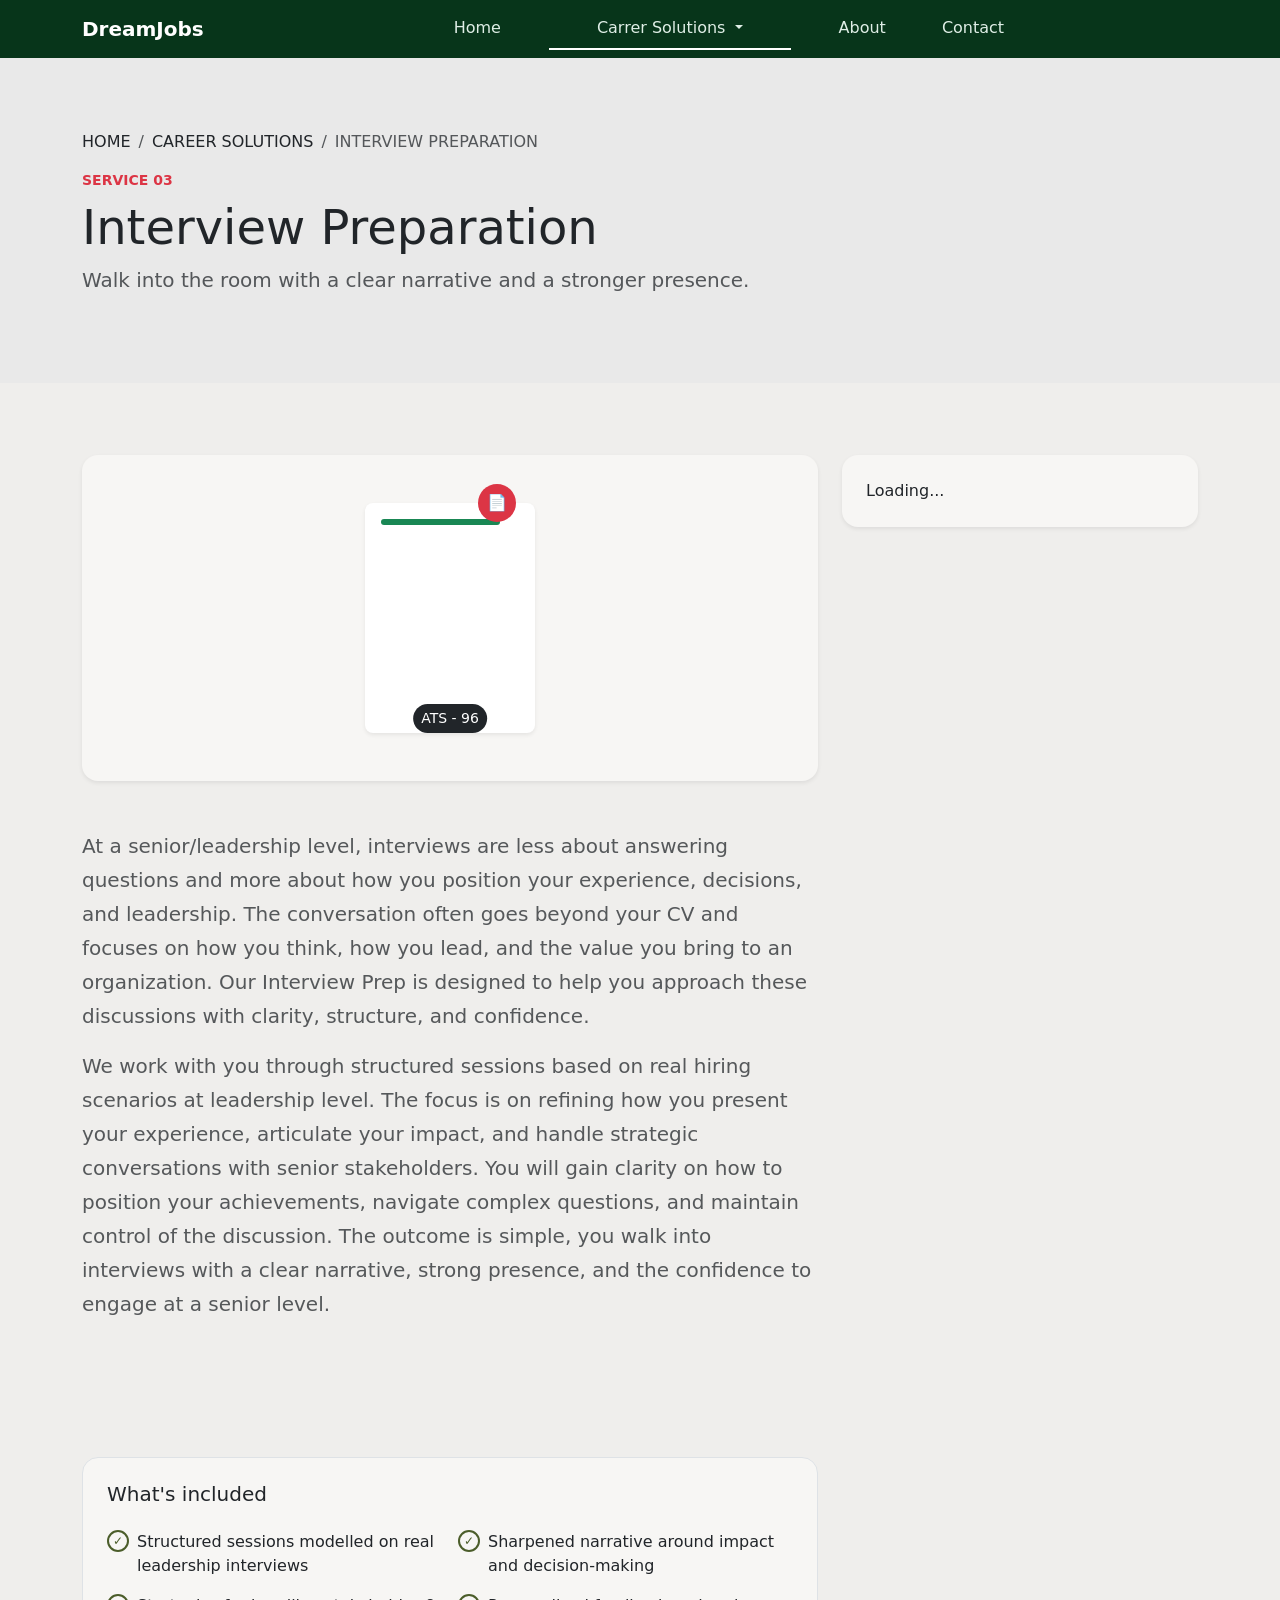
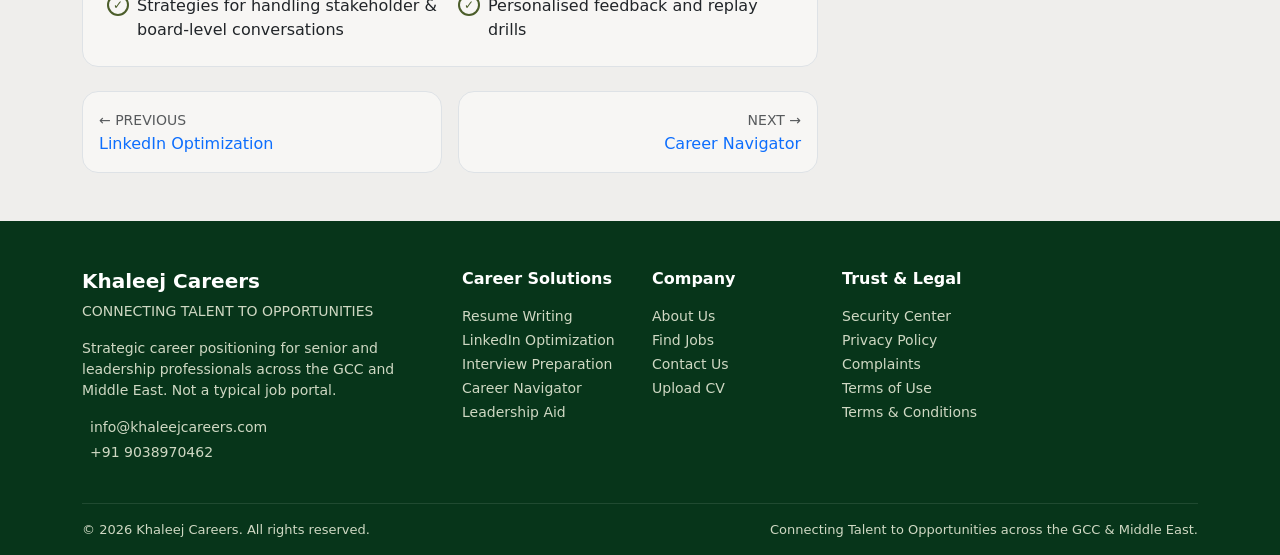
<file: interview-preparation.html>
<!DOCTYPE html>
<html lang="en">

<head>
    <meta charset="UTF-8">
    <meta name="viewport" content="width=device-width, initial-scale=1">

    <title>Interview Preparation</title>

    <link rel="stylesheet" href="./about-us.css">

    <link href="https://cdn.jsdelivr.net/npm/bootstrap@5.3.3/dist/css/bootstrap.min.css" rel="stylesheet">
    <script src="https://cdn.jsdelivr.net/npm/bootstrap@5.3.3/dist/js/bootstrap.bundle.min.js"></script>
    <style>
        .bg-light-custom {
            background: #efeeec;
        }

        .bg-soft {
            background: #f7f6f4;
        }

        .hero {
            background: #e9e9e9;
        }

        .check {
            width: 22px;
            height: 22px;
            border-radius: 50%;
            border: 2px solid #4b5d2a;
            font-size: 12px;
            display: flex;
            align-items: center;
            justify-content: center;
            color: #4b5d2a;
            flex-shrink: 0;
        }
    </style>
</head>

<body>

<div id="navbar"></div>

    <!-- HERO -->
    <section class="hero py-5">
        <div class="container py-lg-4">

            <nav>
                <ol class="breadcrumb small text-uppercase">
                    <li class="breadcrumb-item">Home</li>
                    <li class="breadcrumb-item">Career Solutions</li>
                    <li class="breadcrumb-item active">Interview Preparation</li>
                </ol>
            </nav>

            <div class="text-uppercase small fw-semibold text-danger mb-2">Service 03</div>

            <h1 class="display-5 fw-medium">Interview Preparation</h1>

            <p class="text-muted fs-5">
               Walk into the room with a clear narrative and a stronger presence.
            </p>

        </div>
    </section>


    <!-- RESUME SECTION -->
    <section class="bg-light-custom py-5">
        <div class="container py-lg-4">

            <div class="row g-4">

                <!-- LEFT -->
                <div class="col-lg-8">
                    <div class="bg-soft p-5 rounded-4 text-center shadow-sm position-relative">

                        <div class="bg-white rounded-3 shadow-sm mx-auto position-relative"
                            style="width:170px;height:230px;">

                            <div class="position-absolute top-0 start-0 m-3 bg-success rounded-pill"
                                style="height:6px;width:70%;"></div>

                            <div class="position-absolute top-0 end-0 translate-middle bg-danger text-white rounded-circle d-flex align-items-center justify-content-center"
                                style="width:38px;height:38px;">
                                📄
                            </div>

                            <div
                                class="position-absolute bottom-0 start-50 translate-middle-x mb-n2 bg-dark text-white small px-2 py-1 rounded-pill">
                                ATS - 96
                            </div>

                        </div>

                    </div>
                </div>

                <!-- RIGHT -->
                <div class="col-lg-4">
                    <div class="bg-soft p-4 rounded-4 shadow-sm">Loading...</div>
                </div>

            </div>

            <!-- TEXT -->
            <div class="row mt-5">
                <div class="col-lg-8 text-muted fs-5" style="line-height:1.7;">
                    <p>
                       At a senior/leadership level, interviews are less about answering questions and more about how you position your experience, decisions, and leadership. The conversation often goes beyond your CV and focuses on how you think, how you lead, and the value you bring to an organization. Our Interview Prep is designed to help you approach these discussions with clarity, structure, and confidence.
                    </p>
                    <p>
                        We work with you through structured sessions based on real hiring scenarios at leadership level. The focus is on refining how you present your experience, articulate your impact, and handle strategic conversations with senior stakeholders. You will gain clarity on how to position your achievements, navigate complex questions, and maintain control of the discussion. The outcome is simple, you walk into interviews with a clear narrative, strong presence, and the confidence to engage at a senior level.
                    </p>
                </div>
            </div>

        </div>
    </section>


    <!-- INCLUDED SECTION -->
    <section class="bg-light-custom py-5">
        <div class="container">

            <div class="row">
                <div class="col-lg-8">

                    <!-- CARD -->
                    <div class="bg-soft p-4 rounded-4 border mb-4">
                        <h5 class="mb-4">What's included</h5>

                        <div class="row g-3">
                            <div class="col-md-6 d-flex gap-2">
                                <span class="check">✓</span>
                                <span>Structured sessions modelled on real leadership interviews</span>
                            </div>

                            <div class="col-md-6 d-flex gap-2">
                                <span class="check">✓</span>
                                <span>Sharpened narrative around impact and decision-making</span>
                            </div>

                            <div class="col-md-6 d-flex gap-2">
                                <span class="check">✓</span>
                                <span>Strategies for handling stakeholder & board-level conversations</span>
                            </div>

                            <div class="col-md-6 d-flex gap-2">
                                <span class="check">✓</span>
                                <span>Personalised feedback and replay drills</span>
                            </div>
                        </div>
                    </div>

                    <!-- NAV -->
                    <div class="row g-3">
                        <div class="col-md-6">
                            <a href="previous-page.html" class="text-decoration-none d-block">
                                <div class="bg-soft p-3 rounded-4 border h-100">
                                    <small class="text-muted text-uppercase">← Previous</small>
                                    <div>LinkedIn Optimization</div>
                                </div>
                            </a>
                        </div>

                        <div class="col-md-6 text-md-end">
                            <a href="next-page.html" class="text-decoration-none d-block">
                                <div class="bg-soft p-3 rounded-4 border h-100">
                                    <small class="text-muted text-uppercase">Next →</small>
                                    <div>Career Navigator</div>
                                </div>
                            </a>
                        </div>
                    </div>

                </div>
            </div>

        </div>
    </section>

<div id="footer"></div>
<script>
  // Load Footer
  fetch("/includes/footer.html")
    .then(res => res.text())
    .then(data => {
      document.getElementById("footer").innerHTML = data;
    });

  // Load Navbar + Apply Active Class
  fetch("/includes/header.html")
    .then(res => res.text())
    .then(data => {
      document.getElementById("navbar").innerHTML = data;

      // 👉 NOW navbar exists
      const path = window.location.pathname;
      console.log(path)
      if (path === "/" || path.includes("index")) {
        document.getElementById("index")?.classList.add("active");
      } else if (path.includes("about")) {
        document.getElementById("about")?.classList.add("active");
      } else if (path.includes("contact")) {
        document.getElementById("contact")?.classList.add("active");
      } else {
        document.getElementById("cr")?.classList.add("active");
      }
    });
</script>

</body>

</html>
</file>
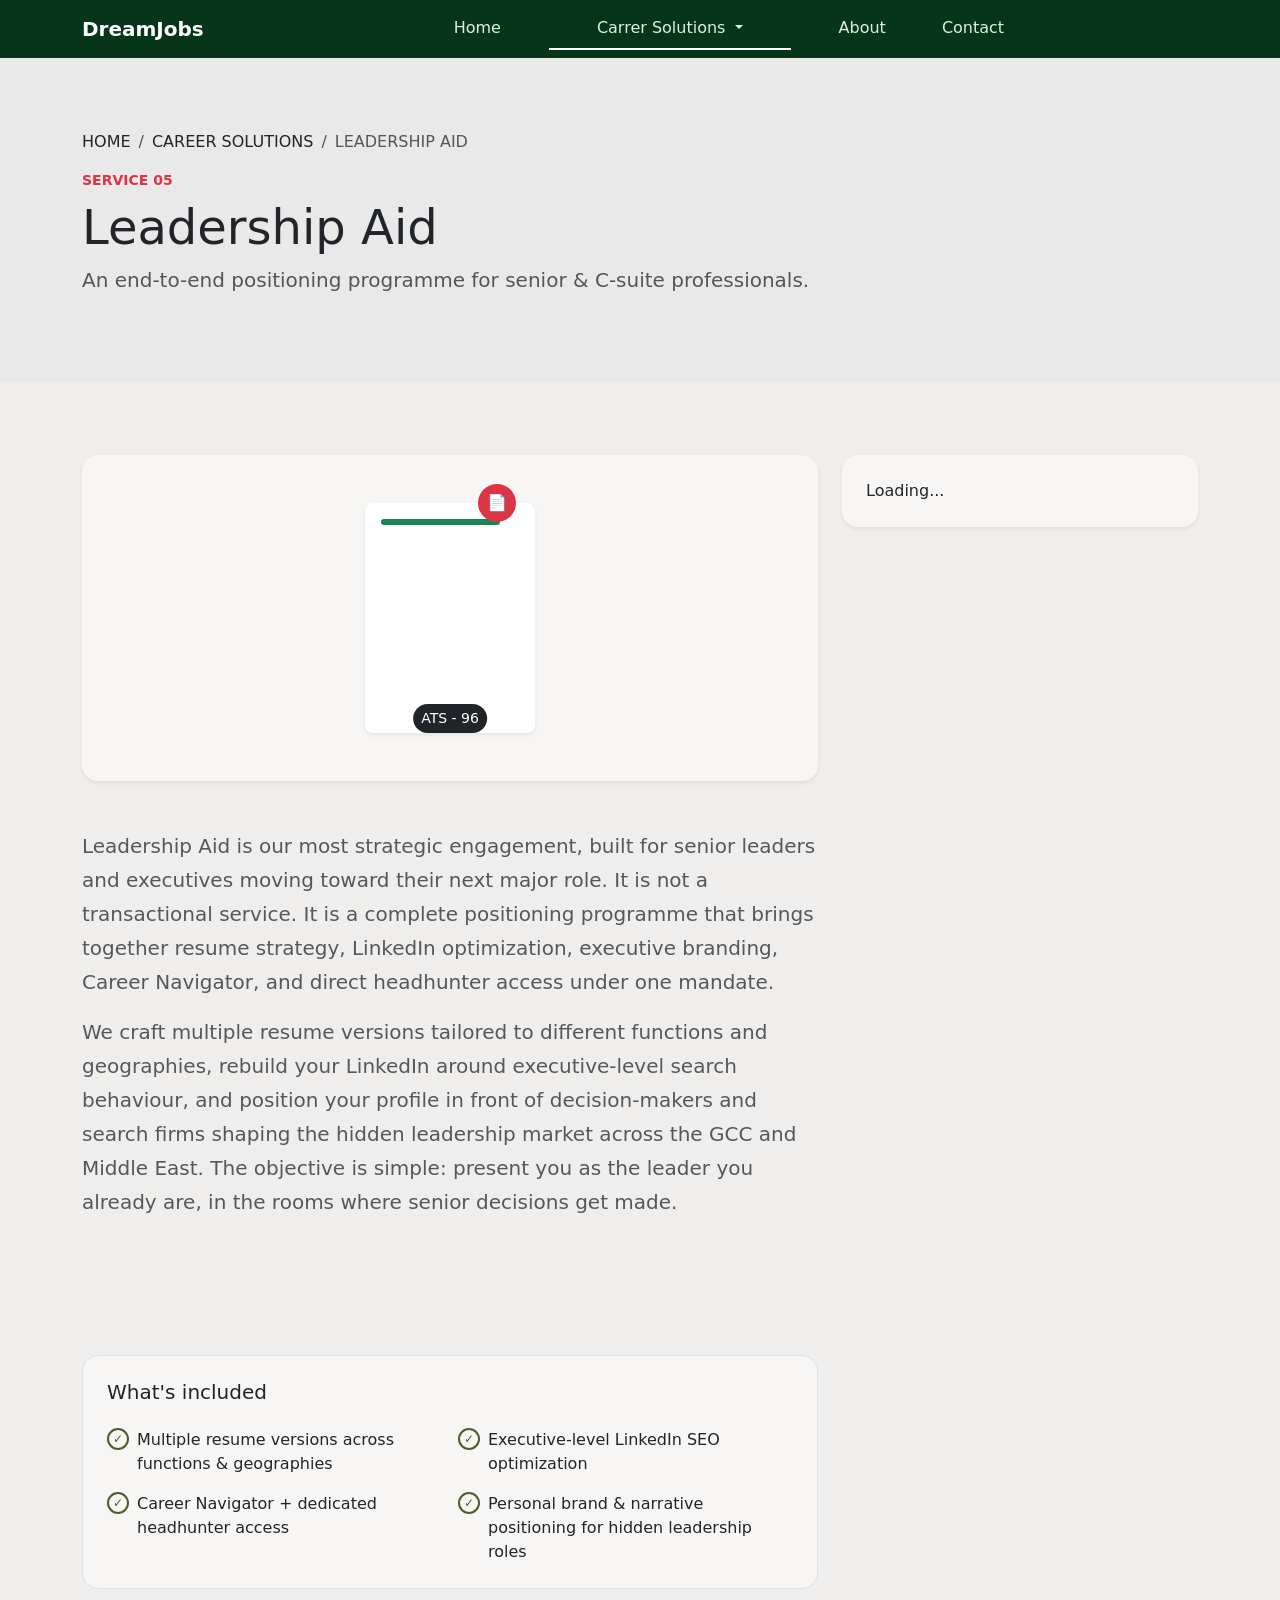
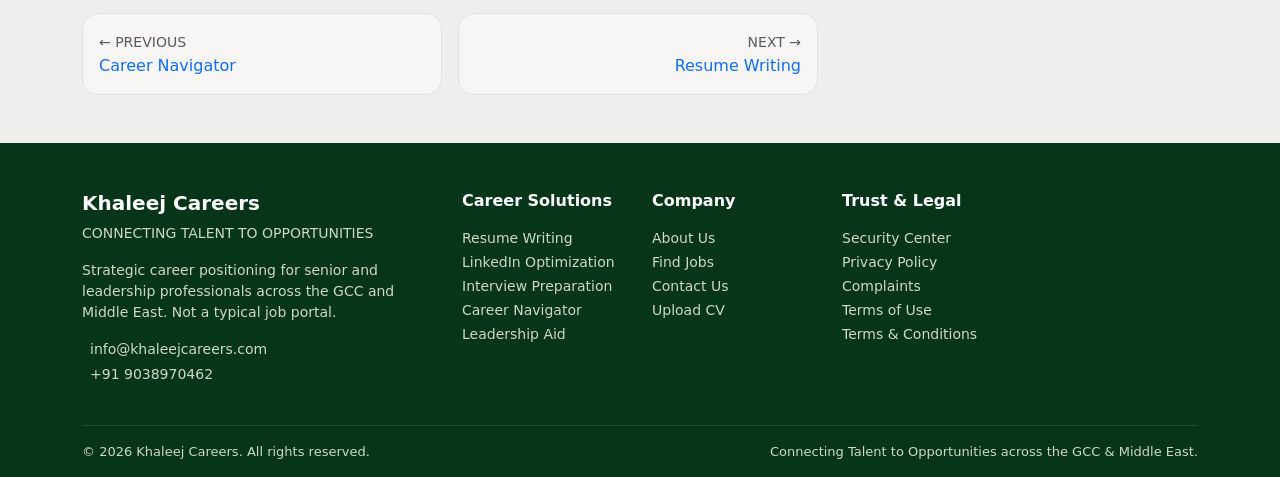
<file: leadership-aid.html>
<!DOCTYPE html>
<html lang="en">

<head>
    <meta charset="UTF-8">
    <meta name="viewport" content="width=device-width, initial-scale=1">

    <title>Leadership Aid</title>

    <link rel="stylesheet" href="./about-us.css">

    <link href="https://cdn.jsdelivr.net/npm/bootstrap@5.3.3/dist/css/bootstrap.min.css" rel="stylesheet"> 
    <script src="https://cdn.jsdelivr.net/npm/bootstrap@5.3.3/dist/js/bootstrap.bundle.min.js"></script>
    
    <style>
        .bg-light-custom {
            background: #efeeec;
        }

        .bg-soft {
            background: #f7f6f4;
        }

        .hero {
            background: #e9e9e9;
        }

        .check {
            width: 22px;
            height: 22px;
            border-radius: 50%;
            border: 2px solid #4b5d2a;
            font-size: 12px;
            display: flex;
            align-items: center;
            justify-content: center;
            color: #4b5d2a;
            flex-shrink: 0;
        }
    </style>
</head>

<body>
<div id="navbar"></div>
    <!-- HERO -->
    <section class="hero py-5">
        <div class="container py-lg-4">

            <nav>
                <ol class="breadcrumb small text-uppercase">
                    <li class="breadcrumb-item">Home</li>
                    <li class="breadcrumb-item">Career Solutions</li>
                    <li class="breadcrumb-item active">Leadership Aid</li>
                </ol>
            </nav>

            <div class="text-uppercase small fw-semibold text-danger mb-2">Service 05</div>

            <h1 class="display-5 fw-medium">Leadership Aid</h1>

            <p class="text-muted fs-5">
              An end-to-end positioning programme for senior & C-suite professionals.
            </p>

        </div>
    </section>


    <!-- RESUME SECTION -->
    <section class="bg-light-custom py-5">
        <div class="container py-lg-4">

            <div class="row g-4">

                <!-- LEFT -->
                <div class="col-lg-8">
                    <div class="bg-soft p-5 rounded-4 text-center shadow-sm position-relative">

                        <div class="bg-white rounded-3 shadow-sm mx-auto position-relative"
                            style="width:170px;height:230px;">

                            <div class="position-absolute top-0 start-0 m-3 bg-success rounded-pill"
                                style="height:6px;width:70%;"></div>

                            <div class="position-absolute top-0 end-0 translate-middle bg-danger text-white rounded-circle d-flex align-items-center justify-content-center"
                                style="width:38px;height:38px;">
                                📄
                            </div>

                            <div
                                class="position-absolute bottom-0 start-50 translate-middle-x mb-n2 bg-dark text-white small px-2 py-1 rounded-pill">
                                ATS - 96
                            </div>

                        </div>

                    </div>
                </div>

                <!-- RIGHT -->
                <div class="col-lg-4">
                    <div class="bg-soft p-4 rounded-4 shadow-sm">Loading...</div>
                </div>

            </div>

            <!-- TEXT -->
            <div class="row mt-5">
                <div class="col-lg-8 text-muted fs-5" style="line-height:1.7;">
                    <p>
                       Leadership Aid is our most strategic engagement, built for senior leaders and executives moving toward their next major role. It is not a transactional service. It is a complete positioning programme that brings together resume strategy, LinkedIn optimization, executive branding, Career Navigator, and direct headhunter access under one mandate.
                    </p>
                    <p>
                        We craft multiple resume versions tailored to different functions and geographies, rebuild your LinkedIn around executive-level search behaviour, and position your profile in front of decision-makers and search firms shaping the hidden leadership market across the GCC and Middle East. The objective is simple: present you as the leader you already are, in the rooms where senior decisions get made.
                    </p>
                </div>
            </div>

        </div>
    </section>


    <!-- INCLUDED SECTION -->
    <section class="bg-light-custom py-5">
        <div class="container">

            <div class="row">
                <div class="col-lg-8">

                    <!-- CARD -->
                    <div class="bg-soft p-4 rounded-4 border mb-4">
                        <h5 class="mb-4">What's included</h5>

                        <div class="row g-3">
                            <div class="col-md-6 d-flex gap-2">
                                <span class="check">✓</span>
                                <span>Multiple resume versions across functions & geographies</span>
                            </div>

                            <div class="col-md-6 d-flex gap-2">
                                <span class="check">✓</span>
                                <span>Executive-level LinkedIn SEO optimization</span>
                            </div>

                            <div class="col-md-6 d-flex gap-2">
                                <span class="check">✓</span>
                                <span>Career Navigator + dedicated headhunter access</span>
                            </div>

                            <div class="col-md-6 d-flex gap-2">
                                <span class="check">✓</span>
                                <span>Personal brand & narrative positioning for hidden leadership roles</span>
                            </div>
                        </div>
                    </div>

                    <!-- NAV -->
                    <div class="row g-3">
                        <div class="col-md-6">
                            <a href="previous-page.html" class="text-decoration-none d-block">
                                <div class="bg-soft p-3 rounded-4 border h-100">
                                    <small class="text-muted text-uppercase">← Previous</small>
                                    <div>Career Navigator</div>
                                </div>
                            </a>
                        </div>

                        <div class="col-md-6 text-md-end">
                            <a href="next-page.html" class="text-decoration-none d-block">
                                <div class="bg-soft p-3 rounded-4 border h-100">
                                    <small class="text-muted text-uppercase">Next →</small>
                                    <div>Resume Writing</div>
                                </div>
                            </a>
                        </div>
                    </div>

                </div>
            </div>

        </div>
    </section>

<div id="footer"></div>
<script>
  // Load Footer
  fetch("/includes/footer.html")
    .then(res => res.text())
    .then(data => {
      document.getElementById("footer").innerHTML = data;
    });

  // Load Navbar + Apply Active Class
  fetch("/includes/header.html")
    .then(res => res.text())
    .then(data => {
      document.getElementById("navbar").innerHTML = data;

      // 👉 NOW navbar exists
      const path = window.location.pathname;
      console.log(path)
      if (path === "/" || path.includes("index")) {
        document.getElementById("index")?.classList.add("active");
      } else if (path.includes("about")) {
        document.getElementById("about")?.classList.add("active");
      } else if (path.includes("contact")) {
        document.getElementById("contact")?.classList.add("active");
      } else {
        document.getElementById("cr")?.classList.add("active");
      }
    });
</script>
</body>

</html>
</file>
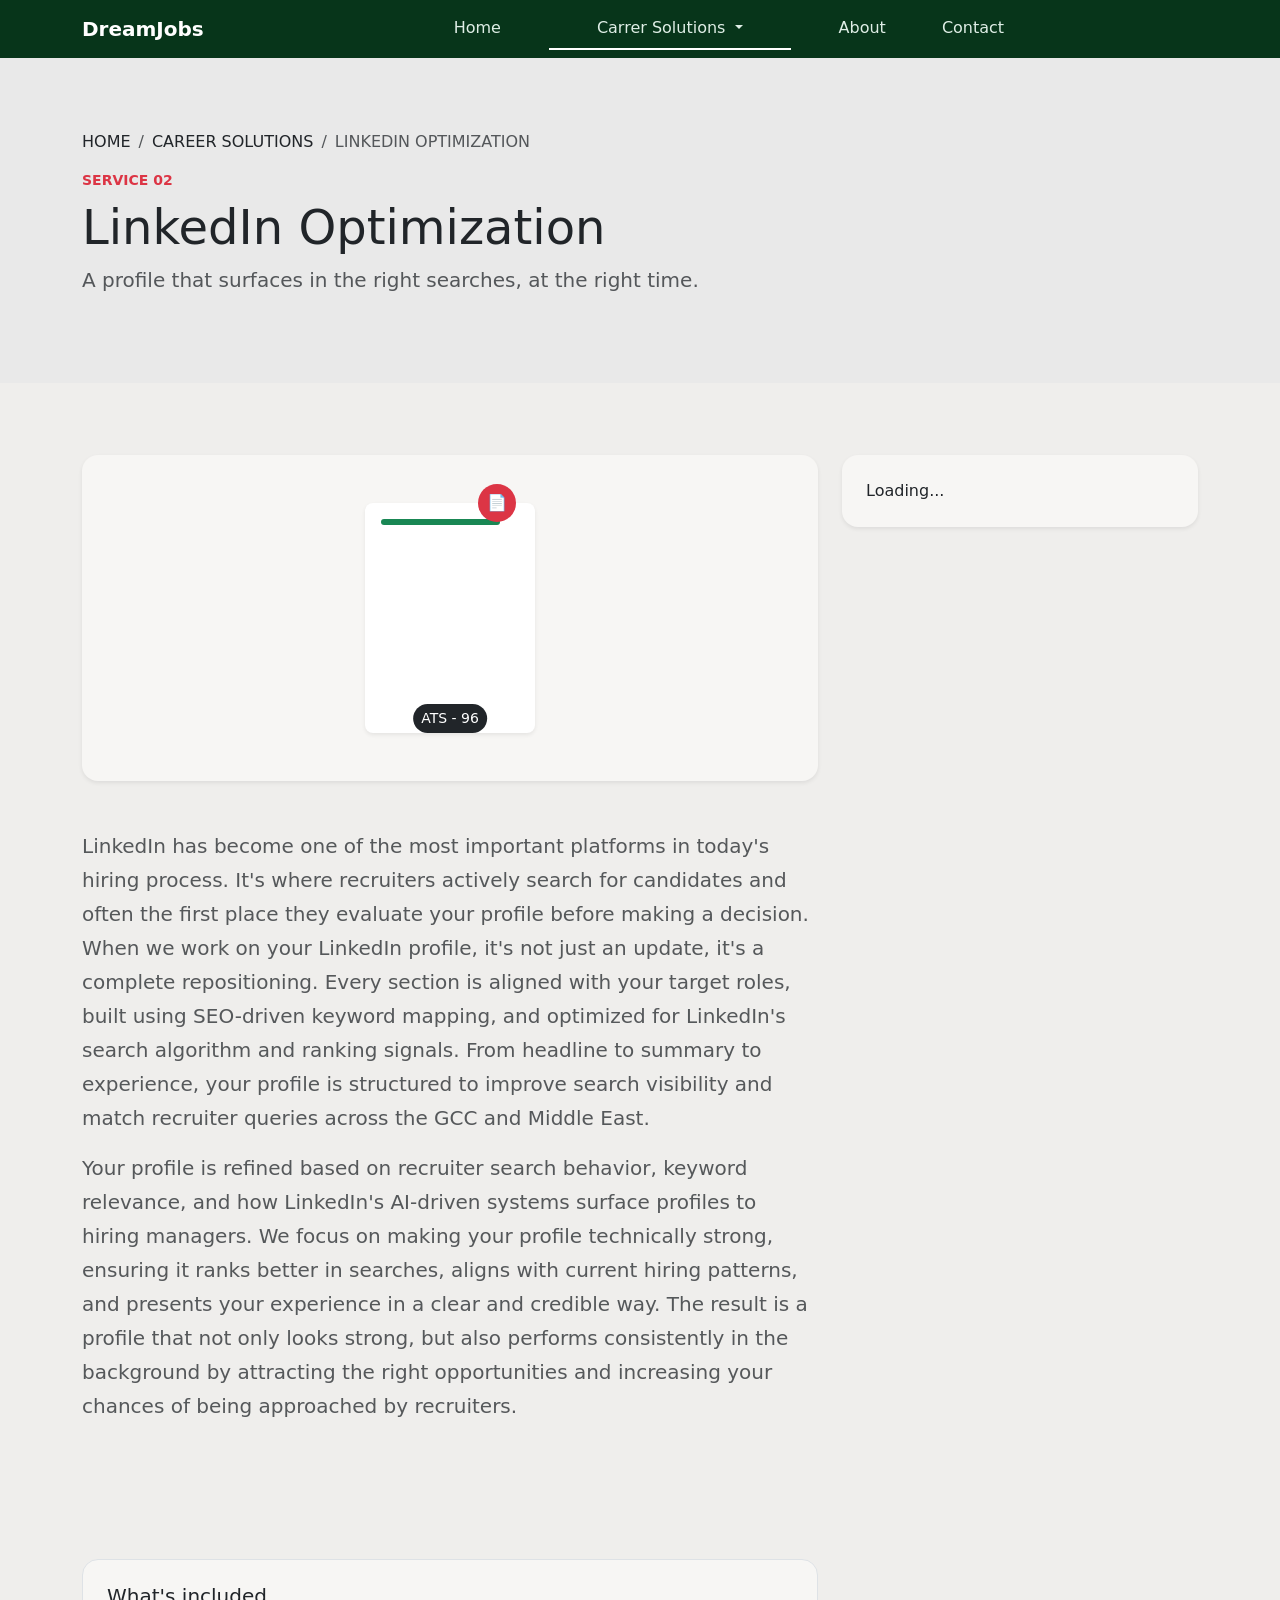
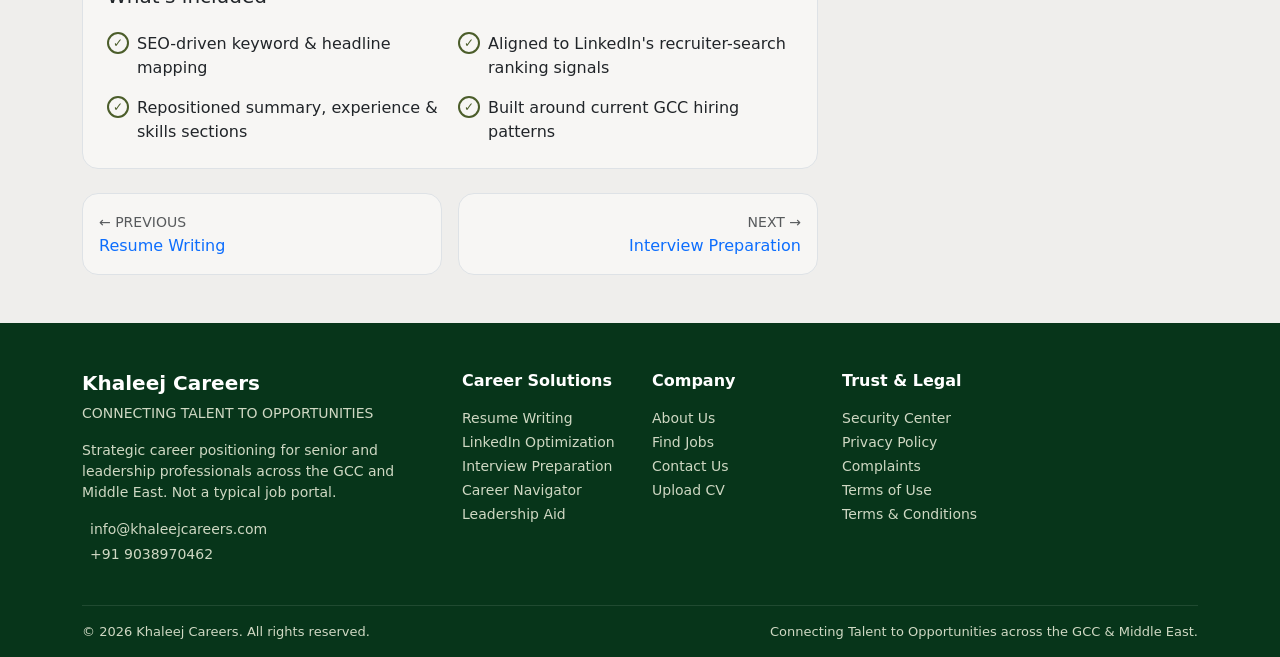
<file: linkedin-optimization.html>
<!DOCTYPE html>
<html lang="en">

<head>
    <meta charset="UTF-8">
    <meta name="viewport" content="width=device-width, initial-scale=1">

    <title>LinkedIn Optimization</title>

    <link rel="stylesheet" href="./about-us.css">

    <link href="https://cdn.jsdelivr.net/npm/bootstrap@5.3.3/dist/css/bootstrap.min.css" rel="stylesheet">
<script src="https://cdn.jsdelivr.net/npm/bootstrap@5.3.3/dist/js/bootstrap.bundle.min.js"></script>
    <style>
        .bg-light-custom {
            background: #efeeec;
        }

        .bg-soft {
            background: #f7f6f4;
        }

        .hero {
            background: #e9e9e9;
        }

        .check {
            width: 22px;
            height: 22px;
            border-radius: 50%;
            border: 2px solid #4b5d2a;
            font-size: 12px;
            display: flex;
            align-items: center;
            justify-content: center;
            color: #4b5d2a;
            flex-shrink: 0;
        }
    </style>
</head>

<body>
<div id="navbar"></div>
    <!-- HERO -->
    <section class="hero py-5">
        <div class="container py-lg-4">

            <nav>
                <ol class="breadcrumb small text-uppercase">
                    <li class="breadcrumb-item">Home</li>
                    <li class="breadcrumb-item">Career Solutions</li>
                    <li class="breadcrumb-item active">LinkedIn Optimization</li>
                </ol>
            </nav>

            <div class="text-uppercase small fw-semibold text-danger mb-2">Service 02</div>

            <h1 class="display-5 fw-medium">LinkedIn Optimization</h1>

            <p class="text-muted fs-5">
               A profile that surfaces in the right searches, at the right time.
            </p>

        </div>
    </section>


    <!-- RESUME SECTION -->
    <section class="bg-light-custom py-5">
        <div class="container py-lg-4">

            <div class="row g-4">

                <!-- LEFT -->
                <div class="col-lg-8">
                    <div class="bg-soft p-5 rounded-4 text-center shadow-sm position-relative">

                        <div class="bg-white rounded-3 shadow-sm mx-auto position-relative"
                            style="width:170px;height:230px;">

                            <div class="position-absolute top-0 start-0 m-3 bg-success rounded-pill"
                                style="height:6px;width:70%;"></div>

                            <div class="position-absolute top-0 end-0 translate-middle bg-danger text-white rounded-circle d-flex align-items-center justify-content-center"
                                style="width:38px;height:38px;">
                                📄
                            </div>

                            <div
                                class="position-absolute bottom-0 start-50 translate-middle-x mb-n2 bg-dark text-white small px-2 py-1 rounded-pill">
                                ATS - 96
                            </div>

                        </div>

                    </div>
                </div>

                <!-- RIGHT -->
                <div class="col-lg-4">
                    <div class="bg-soft p-4 rounded-4 shadow-sm">Loading...</div>
                </div>

            </div>

            <!-- TEXT -->
            <div class="row mt-5">
                <div class="col-lg-8 text-muted fs-5" style="line-height:1.7;">
                    <p>
                       LinkedIn has become one of the most important platforms in today's hiring process. It's where recruiters actively search for candidates and often the first place they evaluate your profile before making a decision. When we work on your LinkedIn profile, it's not just an update, it's a complete repositioning. Every section is aligned with your target roles, built using SEO-driven keyword mapping, and optimized for LinkedIn's search algorithm and ranking signals. From headline to summary to experience, your profile is structured to improve search visibility and match recruiter queries across the GCC and Middle East.
                    </p>
                    <p>
                        Your profile is refined based on recruiter search behavior, keyword relevance, and how LinkedIn's AI-driven systems surface profiles to hiring managers. We focus on making your profile technically strong, ensuring it ranks better in searches, aligns with current hiring patterns, and presents your experience in a clear and credible way. The result is a profile that not only looks strong, but also performs consistently in the background by attracting the right opportunities and increasing your chances of being approached by recruiters.
                    </p>
                </div>
            </div>

        </div>
    </section>


    <!-- INCLUDED SECTION -->
    <section class="bg-light-custom py-5">
        <div class="container">

            <div class="row">
                <div class="col-lg-8">

                    <!-- CARD -->
                    <div class="bg-soft p-4 rounded-4 border mb-4">
                        <h5 class="mb-4">What's included</h5>

                        <div class="row g-3">
                            <div class="col-md-6 d-flex gap-2">
                                <span class="check">✓</span>
                                <span>SEO-driven keyword & headline mapping</span>
                            </div>

                            <div class="col-md-6 d-flex gap-2">
                                <span class="check">✓</span>
                                <span>Aligned to LinkedIn's recruiter-search ranking signals</span>
                            </div>

                            <div class="col-md-6 d-flex gap-2">
                                <span class="check">✓</span>
                                <span>Repositioned summary, experience & skills sections</span>
                            </div>

                            <div class="col-md-6 d-flex gap-2">
                                <span class="check">✓</span>
                                <span>Built around current GCC hiring patterns</span>
                            </div>
                        </div>
                    </div>

                    <!-- NAV -->
                    <div class="row g-3">
                        <div class="col-md-6">
                            <a href="previous-page.html" class="text-decoration-none d-block">
                                <div class="bg-soft p-3 rounded-4 border h-100">
                                    <small class="text-muted text-uppercase">← Previous</small>
                                    <div>Resume Writing</div>
                                </div>
                            </a>
                        </div>

                        <div class="col-md-6 text-md-end">
                            <a href="next-page.html" class="text-decoration-none d-block">
                                <div class="bg-soft p-3 rounded-4 border h-100">
                                    <small class="text-muted text-uppercase">Next →</small>
                                    <div>Interview Preparation</div>
                                </div>
                            </a>
                        </div>
                    </div>

                </div>
            </div>

        </div>
    </section>
<div id="footer"></div>
<script>
  // Load Footer
  fetch("/includes/footer.html")
    .then(res => res.text())
    .then(data => {
      document.getElementById("footer").innerHTML = data;
    });

  // Load Navbar + Apply Active Class
  fetch("/includes/header.html")
    .then(res => res.text())
    .then(data => {
      document.getElementById("navbar").innerHTML = data;

      // 👉 NOW navbar exists
      const path = window.location.pathname;
      console.log(path)
      if (path === "/" || path.includes("index")) {
        document.getElementById("index")?.classList.add("active");
      } else if (path.includes("about")) {
        document.getElementById("about")?.classList.add("active");
      } else if (path.includes("contact")) {
        document.getElementById("contact")?.classList.add("active");
      } else {
        document.getElementById("cr")?.classList.add("active");
      }
    });
</script>

</body>

</html>
</file>
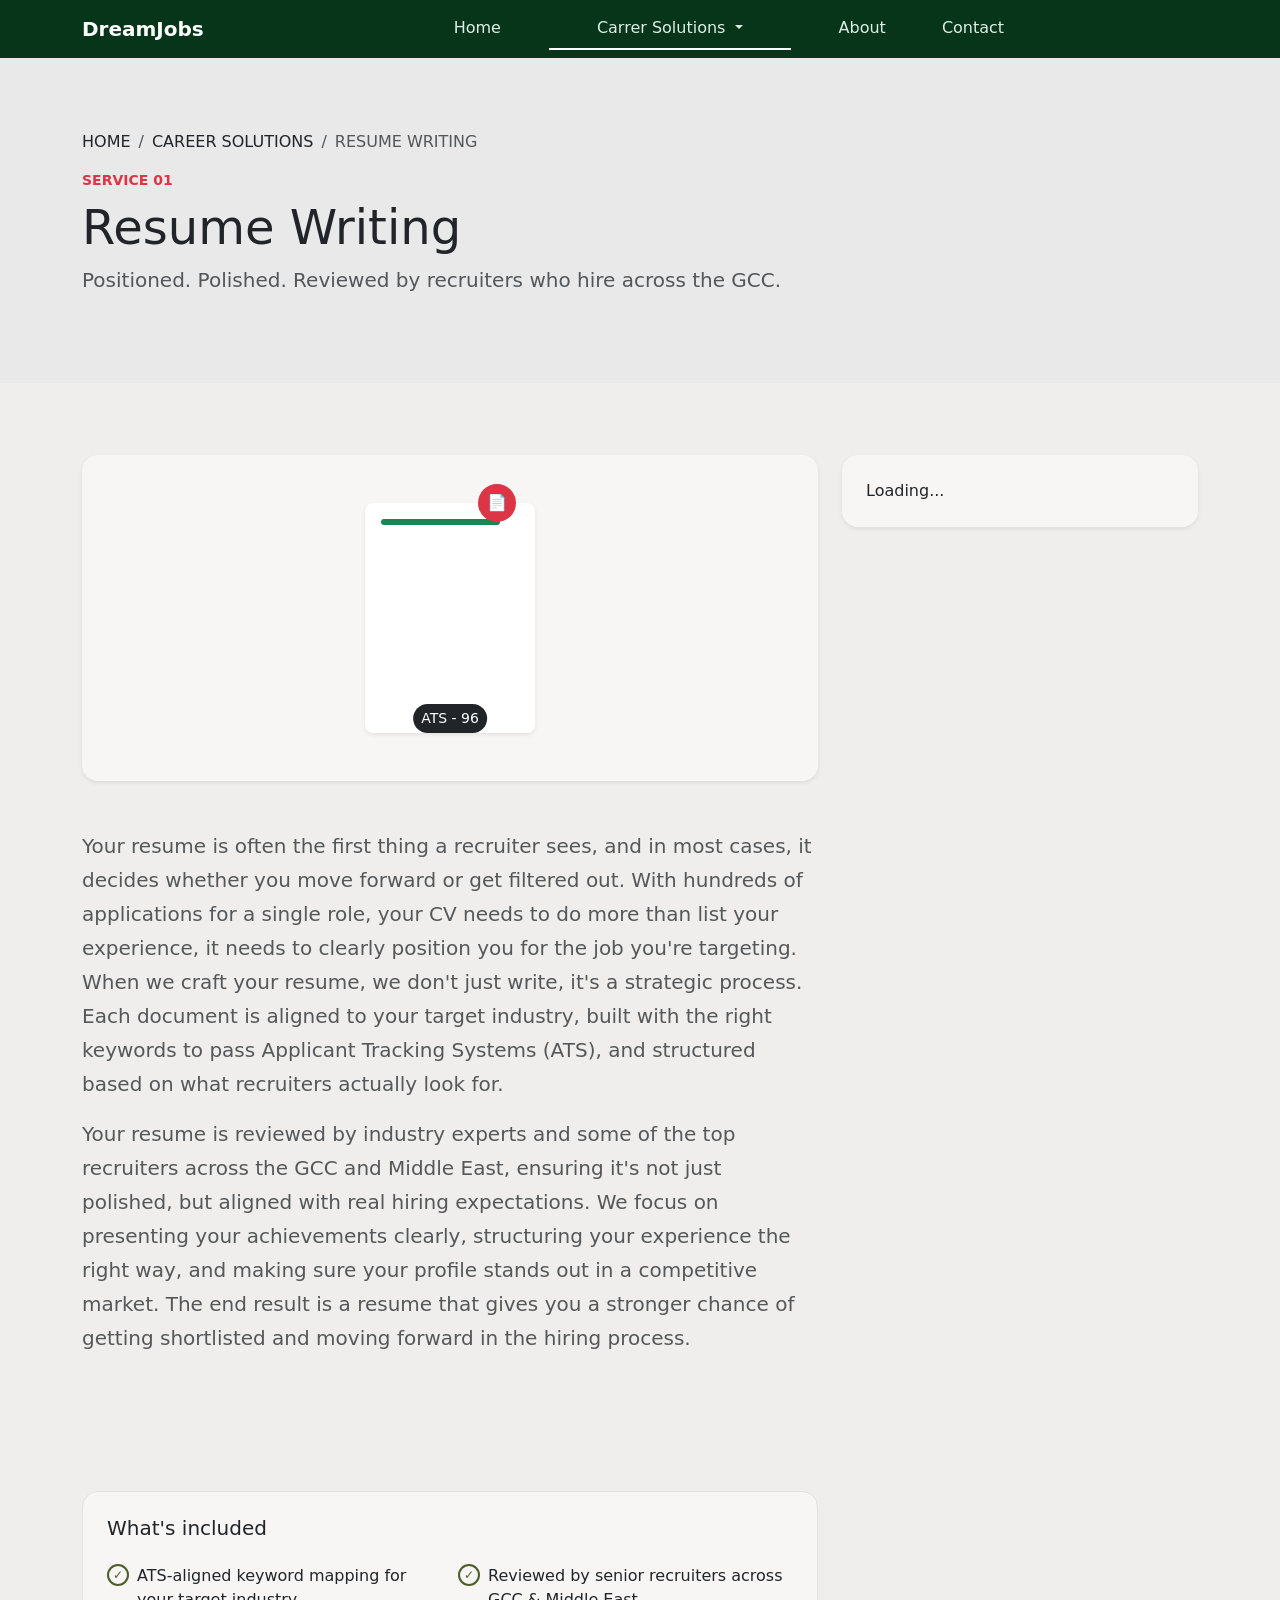
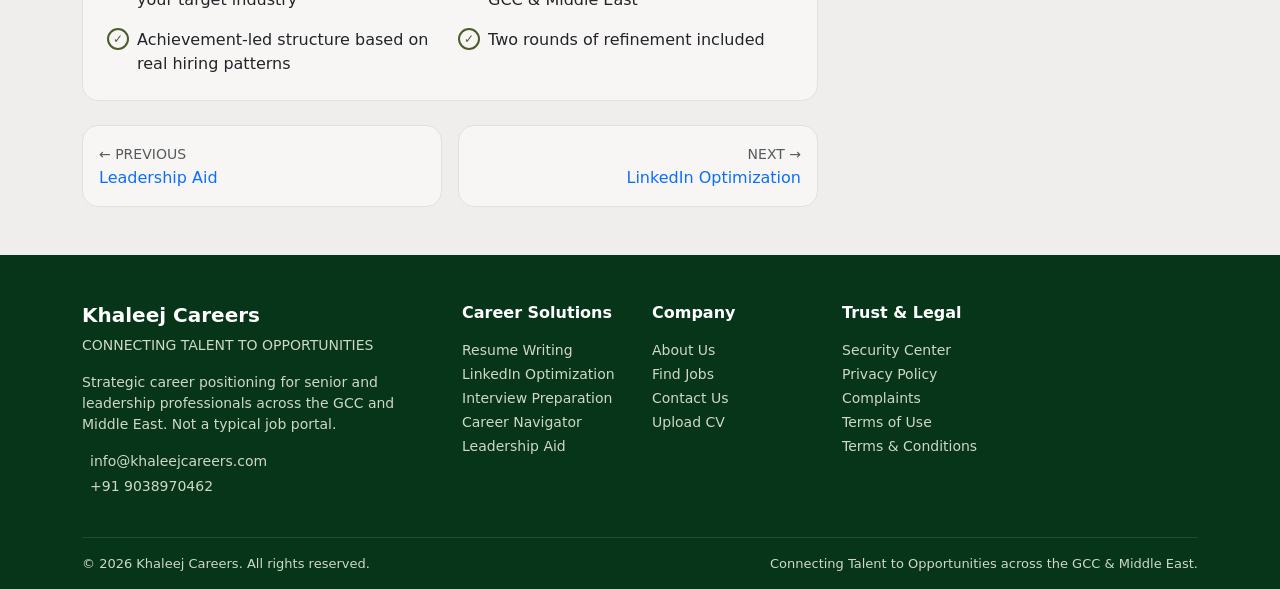
<file: resume-writing.html>
<!DOCTYPE html>
<html lang="en">

<head>
    <meta charset="UTF-8">
    <meta name="viewport" content="width=device-width, initial-scale=1">

    <title>Resume Writing</title>

    <link rel="stylesheet" href="./about-us.css">

    <link href="https://cdn.jsdelivr.net/npm/bootstrap@5.3.3/dist/css/bootstrap.min.css" rel="stylesheet">
<script src="https://cdn.jsdelivr.net/npm/bootstrap@5.3.3/dist/js/bootstrap.bundle.min.js"></script>
    <style>
        .bg-light-custom {
            background: #efeeec;
        }

        .bg-soft {
            background: #f7f6f4;
        }

        .hero {
            background: #e9e9e9;
        }

        .check {
            width: 22px;
            height: 22px;
            border-radius: 50%;
            border: 2px solid #4b5d2a;
            font-size: 12px;
            display: flex;
            align-items: center;
            justify-content: center;
            color: #4b5d2a;
            flex-shrink: 0;
        }
    </style>
</head>

<body>

  <div id="navbar"></div>

    <!-- HERO -->
    <section class="hero py-5">
        <div class="container py-lg-4">

            <nav>
                <ol class="breadcrumb small text-uppercase">
                    <li class="breadcrumb-item">Home</li>
                    <li class="breadcrumb-item">Career Solutions</li>
                    <li class="breadcrumb-item active">Resume Writing</li>
                </ol>
            </nav>

            <div class="text-uppercase small fw-semibold text-danger mb-2">Service 01</div>

            <h1 class="display-5 fw-medium">Resume Writing</h1>

            <p class="text-muted fs-5">
                Positioned. Polished. Reviewed by recruiters who hire across the GCC.
            </p>

        </div>
    </section>


    <!-- RESUME SECTION -->
    <section class="bg-light-custom py-5">
        <div class="container py-lg-4">

            <div class="row g-4">

                <!-- LEFT -->
                <div class="col-lg-8">
                    <div class="bg-soft p-5 rounded-4 text-center shadow-sm position-relative">

                        <div class="bg-white rounded-3 shadow-sm mx-auto position-relative"
                            style="width:170px;height:230px;">

                            <div class="position-absolute top-0 start-0 m-3 bg-success rounded-pill"
                                style="height:6px;width:70%;"></div>

                            <div class="position-absolute top-0 end-0 translate-middle bg-danger text-white rounded-circle d-flex align-items-center justify-content-center"
                                style="width:38px;height:38px;">
                                📄
                            </div>

                            <div
                                class="position-absolute bottom-0 start-50 translate-middle-x mb-n2 bg-dark text-white small px-2 py-1 rounded-pill">
                                ATS - 96
                            </div>

                        </div>

                    </div>
                </div>

                <!-- RIGHT -->
                <div class="col-lg-4">
                    <div class="bg-soft p-4 rounded-4 shadow-sm">Loading...</div>
                </div>

            </div>

            <!-- TEXT -->
            <div class="row mt-5">
                <div class="col-lg-8 text-muted fs-5" style="line-height:1.7;">
                    <p>
                        Your resume is often the first thing a recruiter sees, and in most cases, it decides whether you
                        move forward or get filtered out. With hundreds of applications for a single role, your CV needs
                        to do more than list your experience, it needs to clearly position you for the job you're
                        targeting. When we craft your resume, we don't just write, it's a strategic process. Each
                        document is aligned to your target industry, built with the right keywords to pass Applicant
                        Tracking Systems (ATS), and structured based on what recruiters actually look for.
                    </p>
                    <p>
                        Your resume is reviewed by industry experts and some of the top recruiters across the GCC and
                        Middle East, ensuring it's not just polished, but aligned with real hiring expectations. We
                        focus on presenting your achievements clearly, structuring your experience the right way, and
                        making sure your profile stands out in a competitive market. The end result is a resume that
                        gives you a stronger chance of getting shortlisted and moving forward in the hiring process.
                    </p>
                </div>
            </div>

        </div>
    </section>


    <!-- INCLUDED SECTION -->
    <section class="bg-light-custom py-5">
        <div class="container">

            <div class="row">
                <div class="col-lg-8">

                    <!-- CARD -->
                    <div class="bg-soft p-4 rounded-4 border mb-4">
                        <h5 class="mb-4">What's included</h5>

                        <div class="row g-3">
                            <div class="col-md-6 d-flex gap-2">
                                <span class="check">✓</span>
                                <span>ATS-aligned keyword mapping for your target industry</span>
                            </div>

                            <div class="col-md-6 d-flex gap-2">
                                <span class="check">✓</span>
                                <span>Reviewed by senior recruiters across GCC & Middle East</span>
                            </div>

                            <div class="col-md-6 d-flex gap-2">
                                <span class="check">✓</span>
                                <span>Achievement-led structure based on real hiring patterns</span>
                            </div>

                            <div class="col-md-6 d-flex gap-2">
                                <span class="check">✓</span>
                                <span>Two rounds of refinement included</span>
                            </div>
                        </div>
                    </div>

                    <!-- NAV -->
                    <div class="row g-3">
                        <div class="col-md-6">
                            <a href="previous-page.html" class="text-decoration-none d-block">
                                <div class="bg-soft p-3 rounded-4 border h-100">
                                    <small class="text-muted text-uppercase">← Previous</small>
                                    <div>Leadership Aid</div>
                                </div>
                            </a>
                        </div>

                        <div class="col-md-6 text-md-end">
                            <a href="next-page.html" class="text-decoration-none d-block">
                                <div class="bg-soft p-3 rounded-4 border h-100">
                                    <small class="text-muted text-uppercase">Next →</small>
                                    <div>LinkedIn Optimization</div>
                                </div>
                            </a>
                        </div>
                    </div>

                </div>
            </div>

        </div>
    </section>

<div id="footer"></div>
<script>
  // Load Footer
  fetch("/includes/footer.html")
    .then(res => res.text())
    .then(data => {
      document.getElementById("footer").innerHTML = data;
    });

  // Load Navbar + Apply Active Class
  fetch("/includes/header.html")
    .then(res => res.text())
    .then(data => {
      document.getElementById("navbar").innerHTML = data;

      // 👉 NOW navbar exists
      const path = window.location.pathname;
      console.log(path)
      if (path === "/" || path.includes("index")) {
        document.getElementById("index")?.classList.add("active");
      } else if (path.includes("about")) {
        document.getElementById("about")?.classList.add("active");
      } else if (path.includes("contact")) {
        document.getElementById("contact")?.classList.add("active");
      } else {
        document.getElementById("cr")?.classList.add("active");
      }
    });
</script>

</body>

</html>
</file>
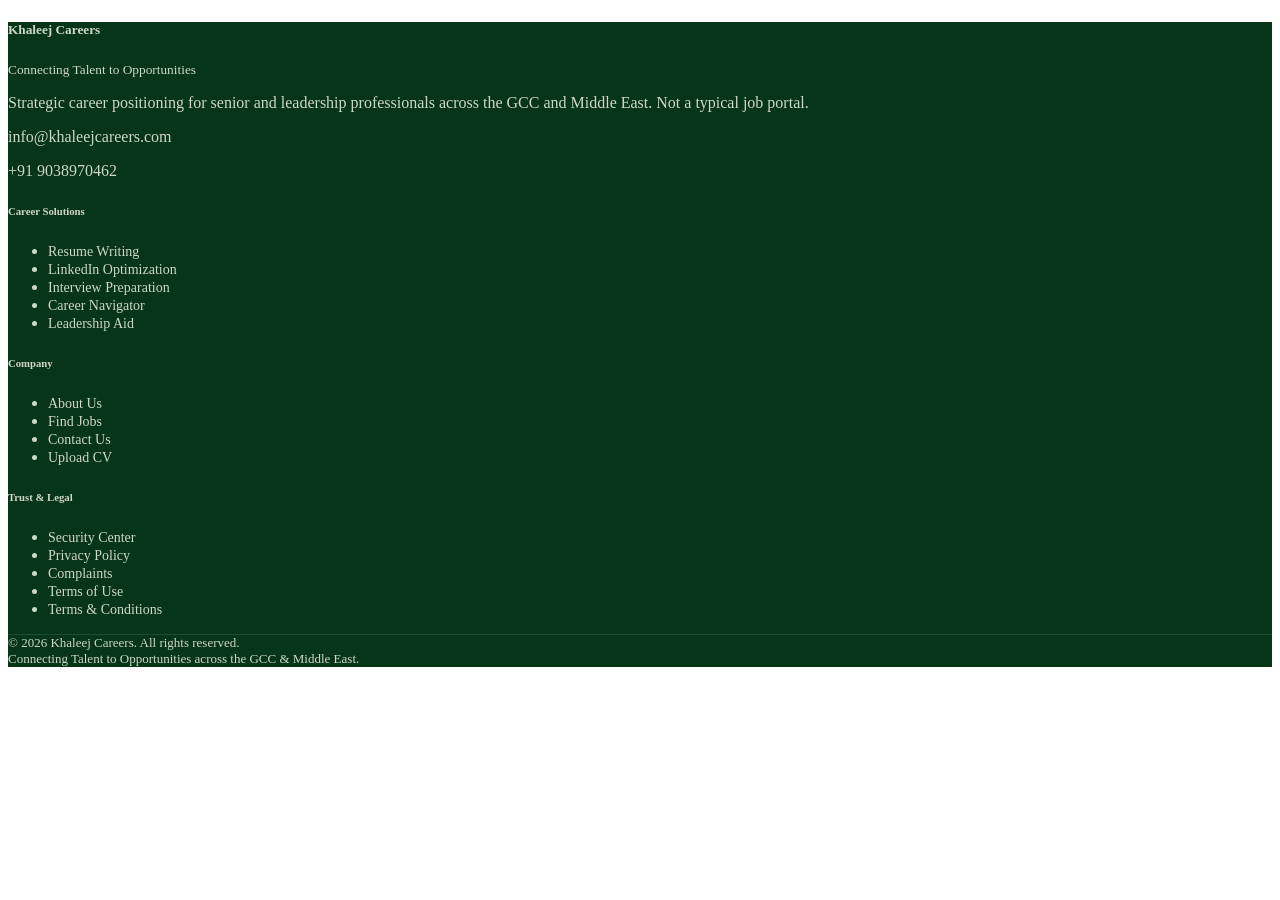
<file: includes/footer.html>
<!DOCTYPE html>
<html lang="en">
<head>
  <meta charset="UTF-8">
  <meta name="viewport" content="width=device-width, initial-scale=1.0">
  <title>Document</title>

  <style>
                    .footer-section {
      background:#07351a !important;
      color:#cfd8c3;
    }
    .footer-section a {
      color:#cfd8c3;
      text-decoration:none;
      font-size:14px;
    }
    .footer-section a:hover {
      color:#fff;
    }
    .footer-bottom {
      border-top:1px solid rgba(255,255,255,0.1);
      font-size:13px;
    }
  </style>
</head>
<body>

      <!-- ===== FOOTER ===== -->
  <footer class="footer-section pt-5 pb-3">
    <div class="container">

      <div class="row g-4">

        <!-- LEFT INFO -->
        <div class="col-lg-4">
          <h5 class="fw-bold text-white">Khaleej Careers</h5>
          <small class="d-block mb-3 text-uppercase">Connecting Talent to Opportunities</small>

          <p class="small">
            Strategic career positioning for senior and leadership professionals across the GCC and Middle East. Not a typical job portal.
          </p>

          <p class="small mb-1">
            <i class="bi bi-envelope me-2"></i> info@khaleejcareers.com
          </p>
          <p class="small">
            <i class="bi bi-telephone me-2"></i> +91 9038970462
          </p>
        </div>

        <!-- Career Solutions -->
        <div class="col-6 col-md-3 col-lg-2">
          <h6 class="text-white fw-semibold mb-3">Career Solutions</h6>
          <ul class="list-unstyled">
            <li><a href="#">Resume Writing</a></li>
            <li><a href="#">LinkedIn Optimization</a></li>
            <li><a href="#">Interview Preparation</a></li>
            <li><a href="#">Career Navigator</a></li>
            <li><a href="#">Leadership Aid</a></li>
          </ul>
        </div>

        <!-- Company -->
        <div class="col-6 col-md-3 col-lg-2">
          <h6 class="text-white fw-semibold mb-3">Company</h6>
          <ul class="list-unstyled">
            <li><a href="#">About Us</a></li>
            <li><a href="#">Find Jobs</a></li>
            <li><a href="#">Contact Us</a></li>
            <li><a href="#">Upload CV</a></li>
          </ul>
        </div>

        <!-- Trust & Legal -->
        <div class="col-6 col-md-3 col-lg-2">
          <h6 class="text-white fw-semibold mb-3">Trust & Legal</h6>
          <ul class="list-unstyled">
            <li><a href="#">Security Center</a></li>
            <li><a href="#">Privacy Policy</a></li>
            <li><a href="#">Complaints</a></li>
            <li><a href="#">Terms of Use</a></li>
            <li><a href="#">Terms & Conditions</a></li>
          </ul>
        </div>

      </div>

      <!-- Bottom -->
      <div class="footer-bottom mt-4 pt-3 d-flex flex-column flex-md-row justify-content-between align-items-center">
        <div>© 2026 Khaleej Careers. All rights reserved.</div>
        <div class="mt-2 mt-md-0">
          Connecting Talent to Opportunities across the GCC & Middle East.
        </div>
      </div>

    </div>
  </footer>
</body>
</html>
</file>
<file: index.css>
/* ===== GLOBAL ===== */
    body {
      font-family: system-ui, -apple-system, sans-serif;
    }

    /* ===== NAVBAR ===== */
    .navbar-custom {
      background: #07351a;
    }
    

    .navbar-custom .nav-link {
      color: #dfeee6 !important;
    }

    .navbar-custom .nav-link.active {
      border-bottom: 2px solid #fff;
    }

    .btn-success{
      background-color: #07351a !important;
    }
    /* ===== HERO ===== */
    .hero-section {
      background: linear-gradient(135deg, #f5f7f6, #e9ecef);
    }

    .hero-img-card {
      border-radius: 25px;
      overflow: hidden;
      position: relative;
    }

    /* Search fix */
    .search-box {
      /* border-radius: 40px; */
      flex-wrap: nowrap;
      /* FORCE SINGLE LINE */
    }

    .search-box input {
      min-width: 120px;
    }

    /* Floating cards */
    .floating-card {
      position: absolute;
      border-radius: 15px;
      padding: 12px;
      font-size: 13px;
    }

    /* Card positions */
    .card-1 {
      z-index: 999990999;
      bottom: -16%;
      left: -20%;
      /* background: #07351a; */
      color: #fff;
      width: 280px;
      
    }

    .card-2 {
      z-index: 999990999;
      bottom: -5%;
      right: -10%;
       width: 300px;
      /* background: #fff; */
      /* box-shadow: 0 5px 20px rgba(0, 0, 0, 0.1); */
    }

    /* Bounce animation */
    @keyframes floatY {

      0%,
      100% {
        transform: translateY(0);
      }

      50% {
        transform: translateY(-10px);
      }
    }

    .hero-img-card img {
      animation: floatY 4s ease-in-out infinite;
      max-width: 400px;
    }

    .card-1,
    .card-2 {
      animation: floatY 5s ease-in-out infinite;
    }

    .stat {
      font-weight: 600;
    }





    /* ===== CATEGORY ===== */
    .category-section {
      background: #f8f9fa;
    }

    .category-card {
      transition: .3s;
    }

    .category-card:hover {
      transform: translateY(-5px);
    }

    .icon-box {
      width: 60px;
      height: 60px;
      background: #e6f4ea;
      color: #07351a;
    }

    /* ===== RESPONSIVE ===== */
    @media (max-width:768px) {
      .search-group {
        border-right: none;
        border-bottom: 1px solid #ddd;
        padding-bottom: 10px;
      }
    }

    /* Section */
    .jobs-section {
      background: #f5f7f6;
    }

    /* Card */
    .job-card {
      border-radius: 15px;
      transition: .3s;
    }

    .job-card:hover {
      transform: translateY(-5px);
      box-shadow: 0 10px 25px rgba(0, 0, 0, 0.1);
    }

    /* Icon */
    .job-icon {
      width: 50px;
      height: 50px;
      background: #e6f4ea;
      color: #07351a;
    }

    /* Tags */
    .tag {
      font-size: 12px;
      padding: 4px 10px;
      border-radius: 20px;
      background: #e6f4ea;
      color: #07351a;
    }

    .tag-outline {
      background: #f1f1f1;
      color: #666;
    }

    /* Minimal CSS */
    .how-section {
      background: #f5f7f6;
    }

    .step-card {
      transition: .3s;
      border-radius: 15px;
    }

    .step-card:hover {
      transform: translateY(-5px);
    }

    .step-icon {
      width: 60px;
      height: 60px;
      background: #07351a;
      color: #fff;
    }

    .step-number {
      position: absolute;
      top: 15px;
      right: 20px;
      font-size: 40px;
      color: #e9ecef;
      font-weight: 700;
    }


    .why-section {
      background: #f5f7f6;
    }

    .card-custom {
      border-radius: 20px;
      transition: .3s;
    }

    .card-custom:hover {
      transform: translateY(-5px);
    }

    .bg-green {
      background: #07351A;
      color: #fff;
    }

    .bg-dark-gradient {
      background: linear-gradient(135deg, #1e1e1e, #07351a);
      color: #fff;
    }

    .icon-box {
      width: 50px;
      height: 50px;
      background: #e6f4ea;
      color: #07351a;
    }


        .services-section { background:#f5f5f5; }

    .service-card {
      border:1px solid #e5e5e5;
      border-radius:20px;
      padding:25px;
      background:#fafafa;
      transition:.3s;
      height:100%;
    }

    .service-card:hover {
      transform:translateY(-5px);
      background:#fff;
    }

    .service-tag {
      font-size:12px;
      letter-spacing:1px;

      /* color:#a56a2c; */
    }

    .arrow {
      position:absolute;
      top:20px;
      right:20px;
      font-size:18px;
      color:#999;
    }


        .footer-section {
      background:#07351A;
      color:#cfd8c3;
    }
    .footer-section a {
      color:#cfd8c3;
      text-decoration:none;
      font-size:14px;
    }
    .footer-section a:hover {
      color:#fff;
    }
    .footer-bottom {
      border-top:1px solid rgba(255,255,255,0.1);
      font-size:13px;
    }


      .card-green {
    background-color: #07351A !important;
    color: #fff !important;
    border-radius: 20px;
      /* rotate: 30deg; */
  }
  .badge-soft {
    background: rgba(255,255,255,0.15);
    border-radius: 50px;
    padding: 5px 12px;
    font-size: 0.8rem;
  }
  .progress {
    height: 6px;
    background: rgba(255,255,255,0.2);
  }
  .progress-bar {
    background: #c8ff6b;
  }
  .card-light {
    border-radius: 20px;
    /* rotate: -30deg; */
  }
  .btn-accept {
    background: #d46a3a;
    color: #fff;
    border-radius: 50px;
  }
  .btn-accept:hover {
    background: #bb5c30;
  }


  .hero-section {
  background: #f3f1ec;
  /* border-radius: 20px; */
  /* margin: 20px; */
}

/* LEFT CONTENT */
.hero-section .eyebrow {
  font-size: 12px;
  letter-spacing: 2px;
  /* color: #b4532a; */
  font-weight: 600;
}

.hero-section .hero-title {
  font-size: 42px;
  font-weight: 500;
  line-height: 1.2;
  color: #222;
}

.hero-section .hero-title span {
  color: #07351a;
  font-style: italic;
}

.hero-section .hero-desc {
  color: #6c757d;
  font-size: 15px;
  line-height: 1.7;
  margin-top: 15px;
}

.hero-section .feature-list {
  margin-top: 20px;
  padding-left: 18px;
}

.hero-section .feature-list li {
  margin-bottom: 10px;
  color: #222;
}

/* .hero-section .feature-list li::marker {
  color: #b4532a;
} */

.hero-section .custom-btn {
  margin-top: 20px;
  background: #07351A;
  border: none;
  border-radius: 30px;
  padding: 12px 28px;
  color: #fff;
}

.hero-section .custom-btn:hover {
  background: #07351A;
}

/* RIGHT CARD */
.mock-card {
  background: #fff;
  border-radius: 20px;
  padding: 20px;
  box-shadow: 0 10px 30px rgba(0,0,0,0.08);
}

.mock-card .card-header-text small {
  color: #6c757d;
  font-size: 12px;
}

.mock-card .card-header-text h5 {
  margin-top: 5px;
  font-weight: 600;
}

.mock-card .card-header-text p {
  font-size: 13px;
  color: #6c757d;
}

.mock-card .video-row {
  display: flex;
  gap: 15px;
  margin-top: 15px;
}

.mock-card .video-box {
  flex: 1;
  background: linear-gradient(135deg, #2d5c2d, #1e3d1e);
  border-radius: 15px;
  height: 150px;
  display: flex;
  align-items: center;
  justify-content: center;
  color: #fff;
  position: relative;
}

.mock-card .video-box .tag {
  position: absolute;
  bottom: 10px;
  left: 10px;
  background: rgba(0,0,0,0.4);
  padding: 3px 8px;
  border-radius: 5px;
  font-size: 11px;
}

.mock-card .chart-box {
  width: 120px;
  background: #f2e8dc;
  border-radius: 15px;
  padding: 10px;
  text-align: center;
}

.mock-card .chart-box .bars {
  height: 60px;
  background: repeating-linear-gradient(
    to right,
    #b4532a,
    #b4532a 4px,
    transparent 4px,
    transparent 10px
  );
  opacity: 0.7;
}

.mock-card .chart-box span {
  font-size: 11px;
  color: #6c757d;
}

.mock-card .progress-wrapper {
  margin-top: 15px;
}

.mock-card .progress-wrapper small {
  font-size: 11px;
  color: #6c757d;
}

.mock-card .progress {
  height: 6px;
  margin-top: 5px;
  background: #eee;
}

.mock-card .progress-bar {
  background: #2f5d2f;
}

.mock-card .question-box {
  margin-top: 15px;
  background: #f8f6f2;
  border-radius: 12px;
  padding: 12px;
}

.mock-card .question-box small {
  font-size: 11px;
  color: #6c757d;
}

.mock-card .question-box p {
  font-size: 13px;
  margin: 5px 0 0;
}

/* RESPONSIVE */
@media (max-width: 991px) {
  .hero-section .hero-title {
    font-size: 32px;
  }

  .mock-card .video-row {
    flex-direction: column;
  }

  .mock-card .chart-box {
    width: 100%;
  }
}

.text-success{
      color: #07351a !important;
    }
</file>
<file: about-us.css>
/* ===== GLOBAL ===== */
    body {
      font-family: system-ui, -apple-system, sans-serif;
    }

    /* ===== NAVBAR ===== */
    .navbar-custom {
      background: #07351a;
    }
    

    .navbar-custom .nav-link {
      color: #dfeee6 !important;
    }

    .navbar-custom .nav-link.active {
      border-bottom: 2px solid #fff;
    }

    .btn-success{
      background-color: #07351a !important;
    }



    .about-section {
  background-color: #f7f5f2;
}

.letter-spacing {
  letter-spacing: 2px;
}

.stat-box {
  background: #ffffff;
  border: 1px solid #eee;
  transition: all 0.3s ease;
}

.stat-box:hover {
  transform: translateY(-5px);
  box-shadow: 0 10px 30px rgba(0,0,0,0.05);
}

h1 span.text-success {
  color: #3b5f1e !important; /* match your green tone */
}


.form-control {
  border: 1px solid #e5e5e5;
  padding: 12px;
}

.form-control:focus {
  box-shadow: none;
  border-color: #07351a;
}

.shadow-sm {
  box-shadow: 0 4px 20px rgba(0,0,0,0.05) !important;
}

        .footer-section {
      background:#07351A;
      color:#cfd8c3;
    }
    .footer-section a {
      color:#cfd8c3;
      text-decoration:none;
      font-size:14px;
    }
    .footer-section a:hover {
      color:#fff;
    }
    .footer-bottom {
      border-top:1px solid rgba(255,255,255,0.1);
      font-size:13px;
    }
</file>
